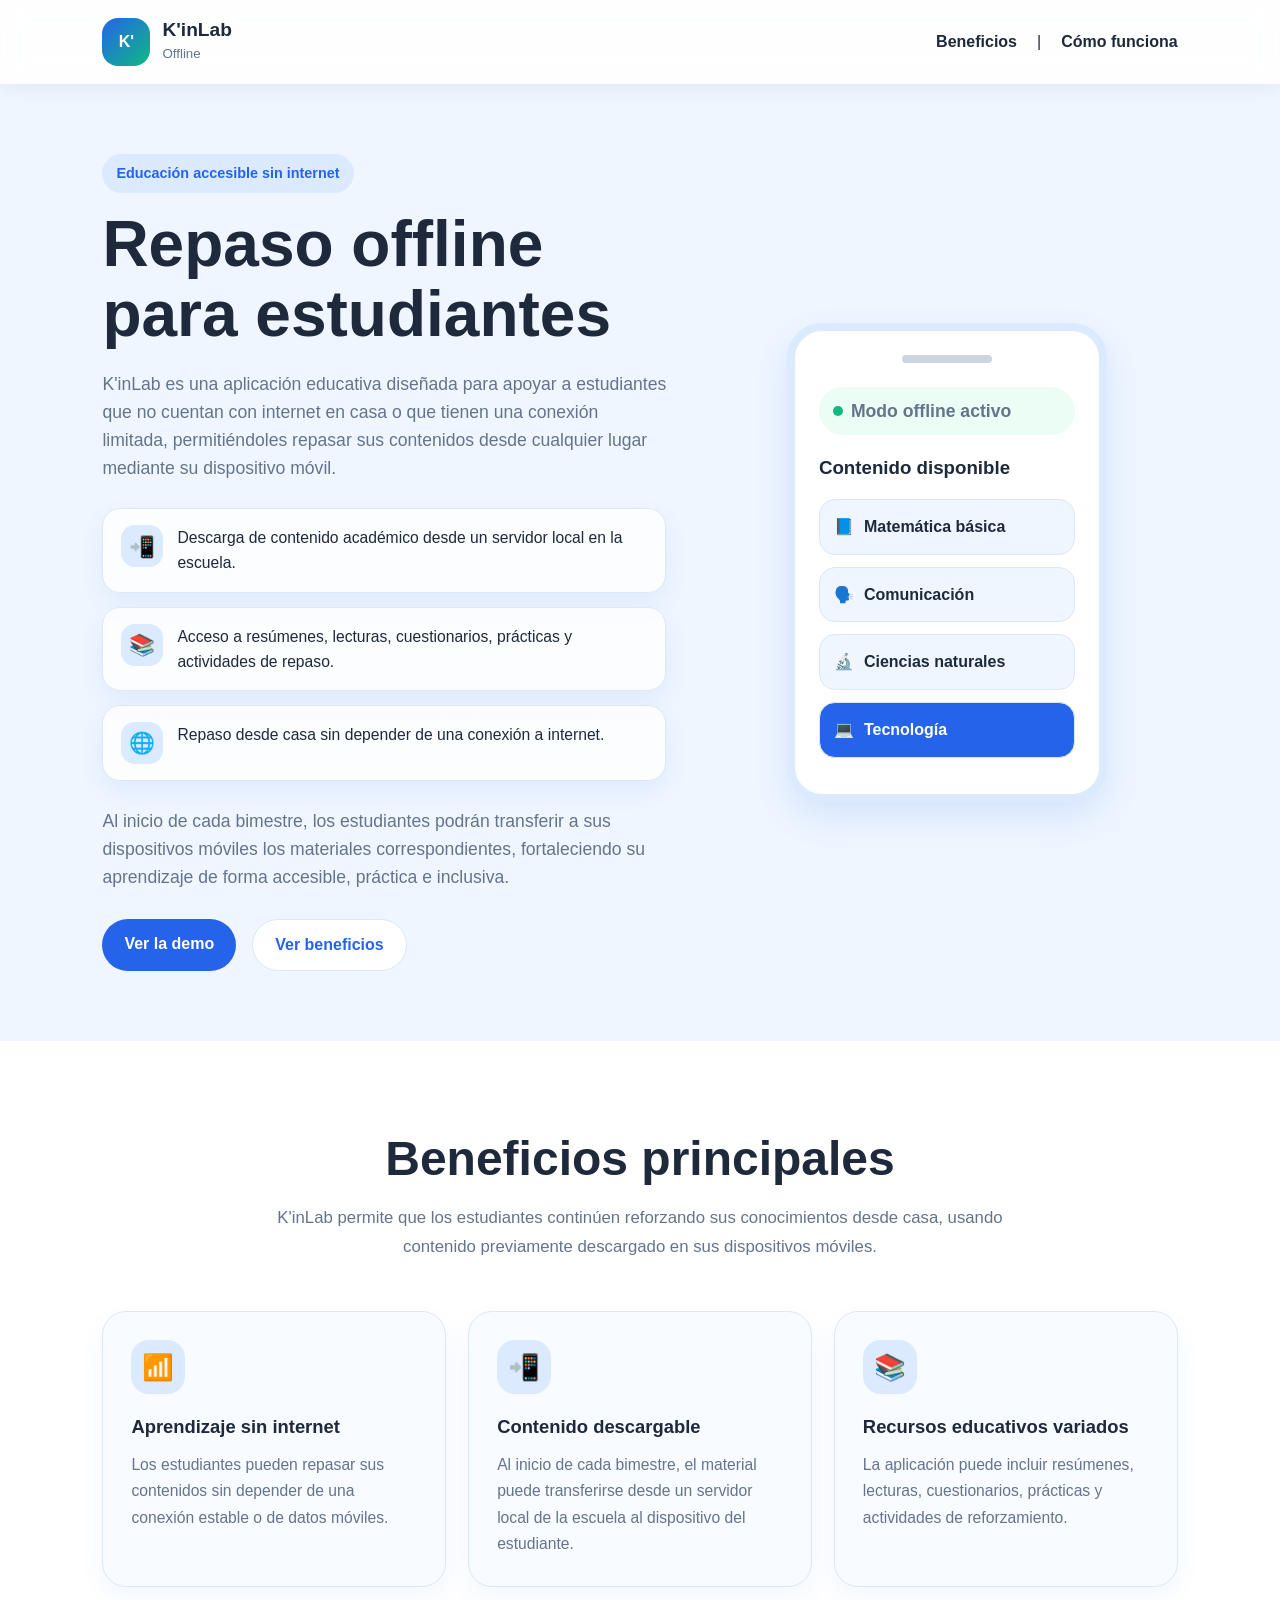
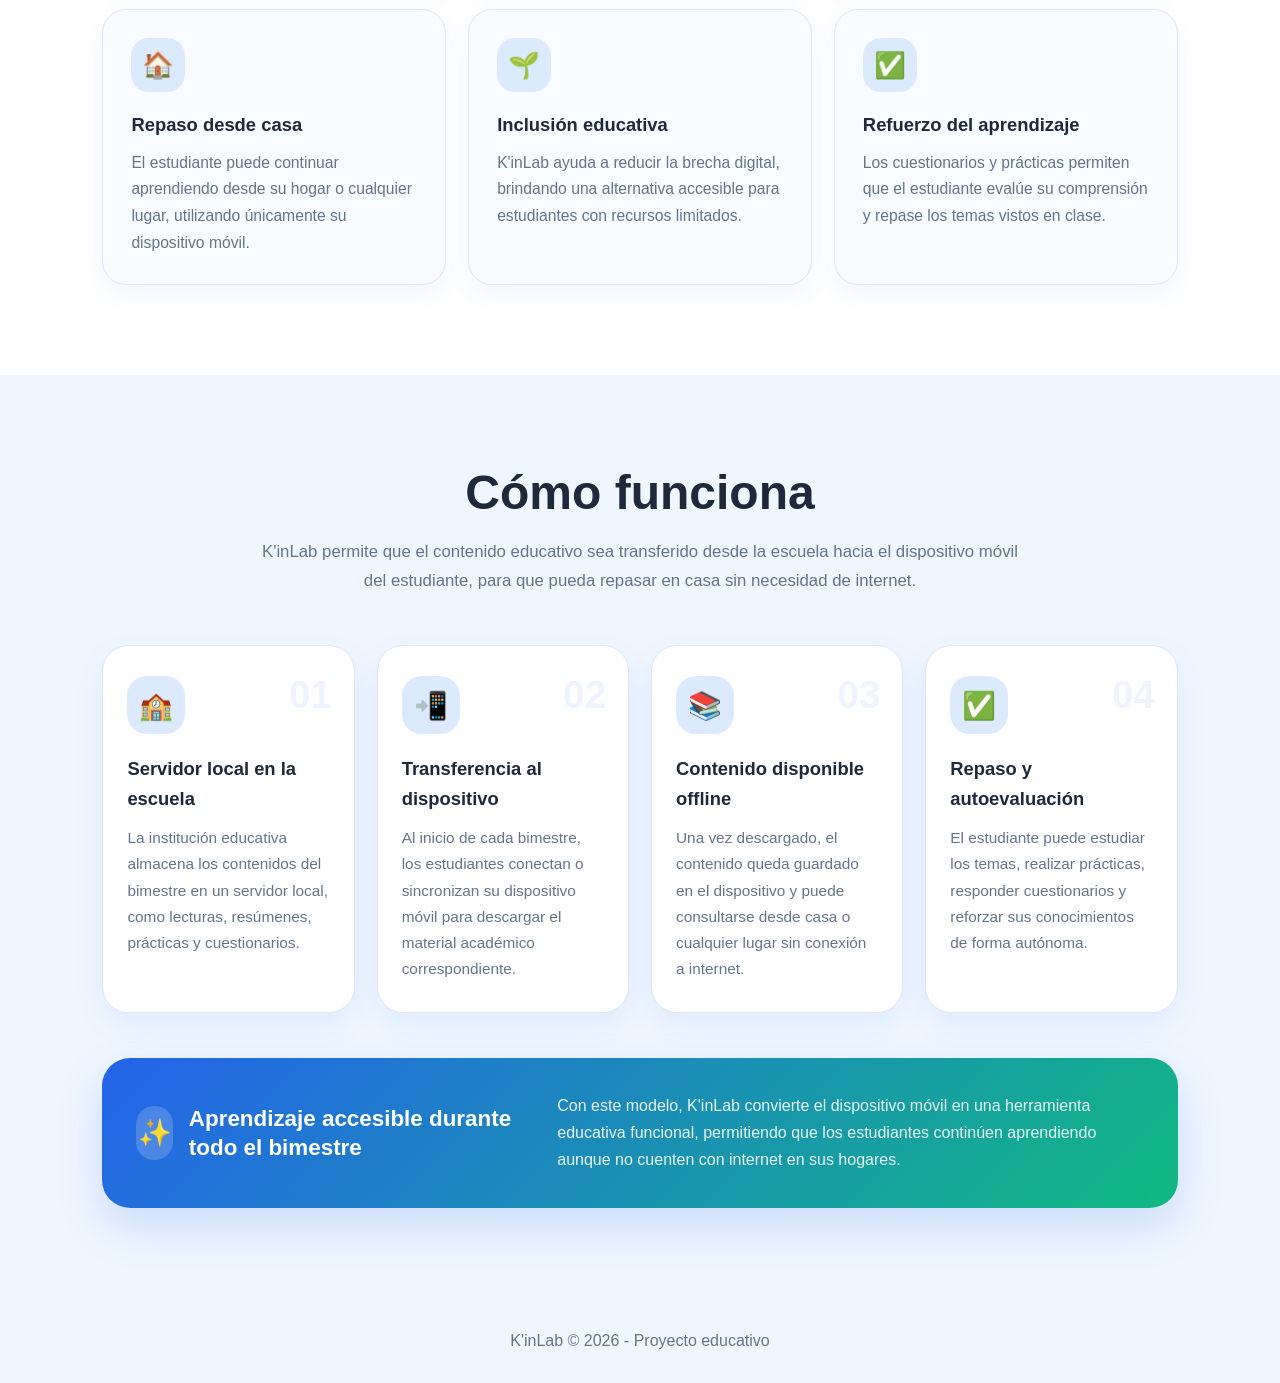
<file: edu-repaso-offline/index.html>
<!DOCTYPE html>
<html lang="es">
<head>
  <meta charset="UTF-8" />
  <meta name="viewport" content="width=device-width, initial-scale=1.0" />
  <title>K'inLab</title>
  <link rel="stylesheet" href="styles.css" />
</head>
<body>

  <header class="navbar">
    <div class="logo">
      <div class="logo-icon">
        <span>K'</span>
      </div>
      <div>
        <h1>K'inLab</h1>
        <small>Offline</small>
      </div>
    </div>

    <nav>
      <a href="#beneficios">Beneficios</a>
      <span>|</span>
      <a href="#como-funciona">Cómo funciona</a>
    </nav>
  </header>

  <main>
    <section class="hero">
      <div class="hero-text">
        <span class="tag">Educación accesible sin internet</span>

        <h2>Repaso offline para estudiantes</h2>

        <p class="hero-description">
          K'inLab es una aplicación educativa diseñada para apoyar a estudiantes que no cuentan
          con internet en casa o que tienen una conexión limitada, permitiéndoles repasar sus
          contenidos desde cualquier lugar mediante su dispositivo móvil.
        </p>

        <div class="hero-features">
          <div class="hero-feature">
            <span>📲</span>
            <p>
              Descarga de contenido académico desde un servidor local en la escuela.
            </p>
          </div>

          <div class="hero-feature">
            <span>📚</span>
            <p>
              Acceso a resúmenes, lecturas, cuestionarios, prácticas y actividades de repaso.
            </p>
          </div>

          <div class="hero-feature">
            <span>🌐</span>
            <p>
              Repaso desde casa sin depender de una conexión a internet.
            </p>
          </div>
        </div>

        <p class="hero-extra">
          Al inicio de cada bimestre, los estudiantes podrán transferir a sus dispositivos móviles
          los materiales correspondientes, fortaleciendo su aprendizaje de forma accesible,
          práctica e inclusiva.
        </p>

        <div class="hero-buttons">
          <a href="app.html" class="btn-primary">Ver la demo</a>
          <a href="#beneficios" class="btn-secondary">Ver beneficios</a>
        </div>
      </div>

      <div class="hero-card">
        <div class="phone-preview">
          <div class="phone-header"></div>

          <div class="app-status">
            <span class="status-dot"></span>
            <p>Modo offline activo</p>
          </div>

          <h3>Contenido disponible</h3>

          <div class="mini-card">
            <span>📘</span>
            Matemática básica
          </div>

          <div class="mini-card">
            <span>🗣️</span>
            Comunicación
          </div>

          <div class="mini-card">
            <span>🔬</span>
            Ciencias naturales
          </div>

          <div class="mini-card active">
            <span>💻</span>
            Tecnología
          </div>
        </div>
      </div>
    </section>

    <section id="beneficios" class="benefits-section">
      <div class="section-header">
        <h2>Beneficios principales</h2>
        <p>
          K'inLab permite que los estudiantes continúen reforzando sus conocimientos desde casa,
          usando contenido previamente descargado en sus dispositivos móviles.
        </p>
      </div>

      <div class="benefits-grid">
        <article class="benefit-card">
          <div class="benefit-icon">📶</div>
          <h3>Aprendizaje sin internet</h3>
          <p>
            Los estudiantes pueden repasar sus contenidos sin depender de una conexión estable
            o de datos móviles.
          </p>
        </article>

        <article class="benefit-card">
          <div class="benefit-icon">📲</div>
          <h3>Contenido descargable</h3>
          <p>
            Al inicio de cada bimestre, el material puede transferirse desde un servidor local
            de la escuela al dispositivo del estudiante.
          </p>
        </article>

        <article class="benefit-card">
          <div class="benefit-icon">📚</div>
          <h3>Recursos educativos variados</h3>
          <p>
            La aplicación puede incluir resúmenes, lecturas, cuestionarios, prácticas y
            actividades de reforzamiento.
          </p>
        </article>

        <article class="benefit-card">
          <div class="benefit-icon">🏠</div>
          <h3>Repaso desde casa</h3>
          <p>
            El estudiante puede continuar aprendiendo desde su hogar o cualquier lugar,
            utilizando únicamente su dispositivo móvil.
          </p>
        </article>

        <article class="benefit-card">
          <div class="benefit-icon">🌱</div>
          <h3>Inclusión educativa</h3>
          <p>
            K'inLab ayuda a reducir la brecha digital, brindando una alternativa accesible
            para estudiantes con recursos limitados.
          </p>
        </article>

        <article class="benefit-card">
          <div class="benefit-icon">✅</div>
          <h3>Refuerzo del aprendizaje</h3>
          <p>
            Los cuestionarios y prácticas permiten que el estudiante evalúe su comprensión
            y repase los temas vistos en clase.
          </p>
        </article>
      </div>
    </section>

    <section id="como-funciona" class="how-section">
      <div class="section-header">
        <h2>Cómo funciona</h2>
        <p>
          K'inLab permite que el contenido educativo sea transferido desde la escuela
          hacia el dispositivo móvil del estudiante, para que pueda repasar en casa
          sin necesidad de internet.
        </p>
      </div>

      <div class="how-container">
        <article class="how-step">
          <div class="step-number">01</div>
          <div class="step-icon">🏫</div>
          <h3>Servidor local en la escuela</h3>
          <p>
            La institución educativa almacena los contenidos del bimestre en un servidor
            local, como lecturas, resúmenes, prácticas y cuestionarios.
          </p>
        </article>

        <article class="how-step">
          <div class="step-number">02</div>
          <div class="step-icon">📲</div>
          <h3>Transferencia al dispositivo</h3>
          <p>
            Al inicio de cada bimestre, los estudiantes conectan o sincronizan su dispositivo
            móvil para descargar el material académico correspondiente.
          </p>
        </article>

        <article class="how-step">
          <div class="step-number">03</div>
          <div class="step-icon">📚</div>
          <h3>Contenido disponible offline</h3>
          <p>
            Una vez descargado, el contenido queda guardado en el dispositivo y puede
            consultarse desde casa o cualquier lugar sin conexión a internet.
          </p>
        </article>

        <article class="how-step">
          <div class="step-number">04</div>
          <div class="step-icon">✅</div>
          <h3>Repaso y autoevaluación</h3>
          <p>
            El estudiante puede estudiar los temas, realizar prácticas, responder cuestionarios
            y reforzar sus conocimientos de forma autónoma.
          </p>
        </article>
      </div>

      <div class="how-highlight">
        <div>
          <span>✨</span>
          <h3>Aprendizaje accesible durante todo el bimestre</h3>
        </div>
        <p>
          Con este modelo, K'inLab convierte el dispositivo móvil en una herramienta educativa
          funcional, permitiendo que los estudiantes continúen aprendiendo aunque no cuenten
          con internet en sus hogares.
        </p>
      </div>
    </section>
  </main>

  <footer class="footer">
    <p>K'inLab © 2026 - Proyecto educativo</p>
  </footer>

  <script>
    if ("serviceWorker" in navigator) {
      navigator.serviceWorker.register("sw.js");
    }
  </script>

</body>
</html>
</file>
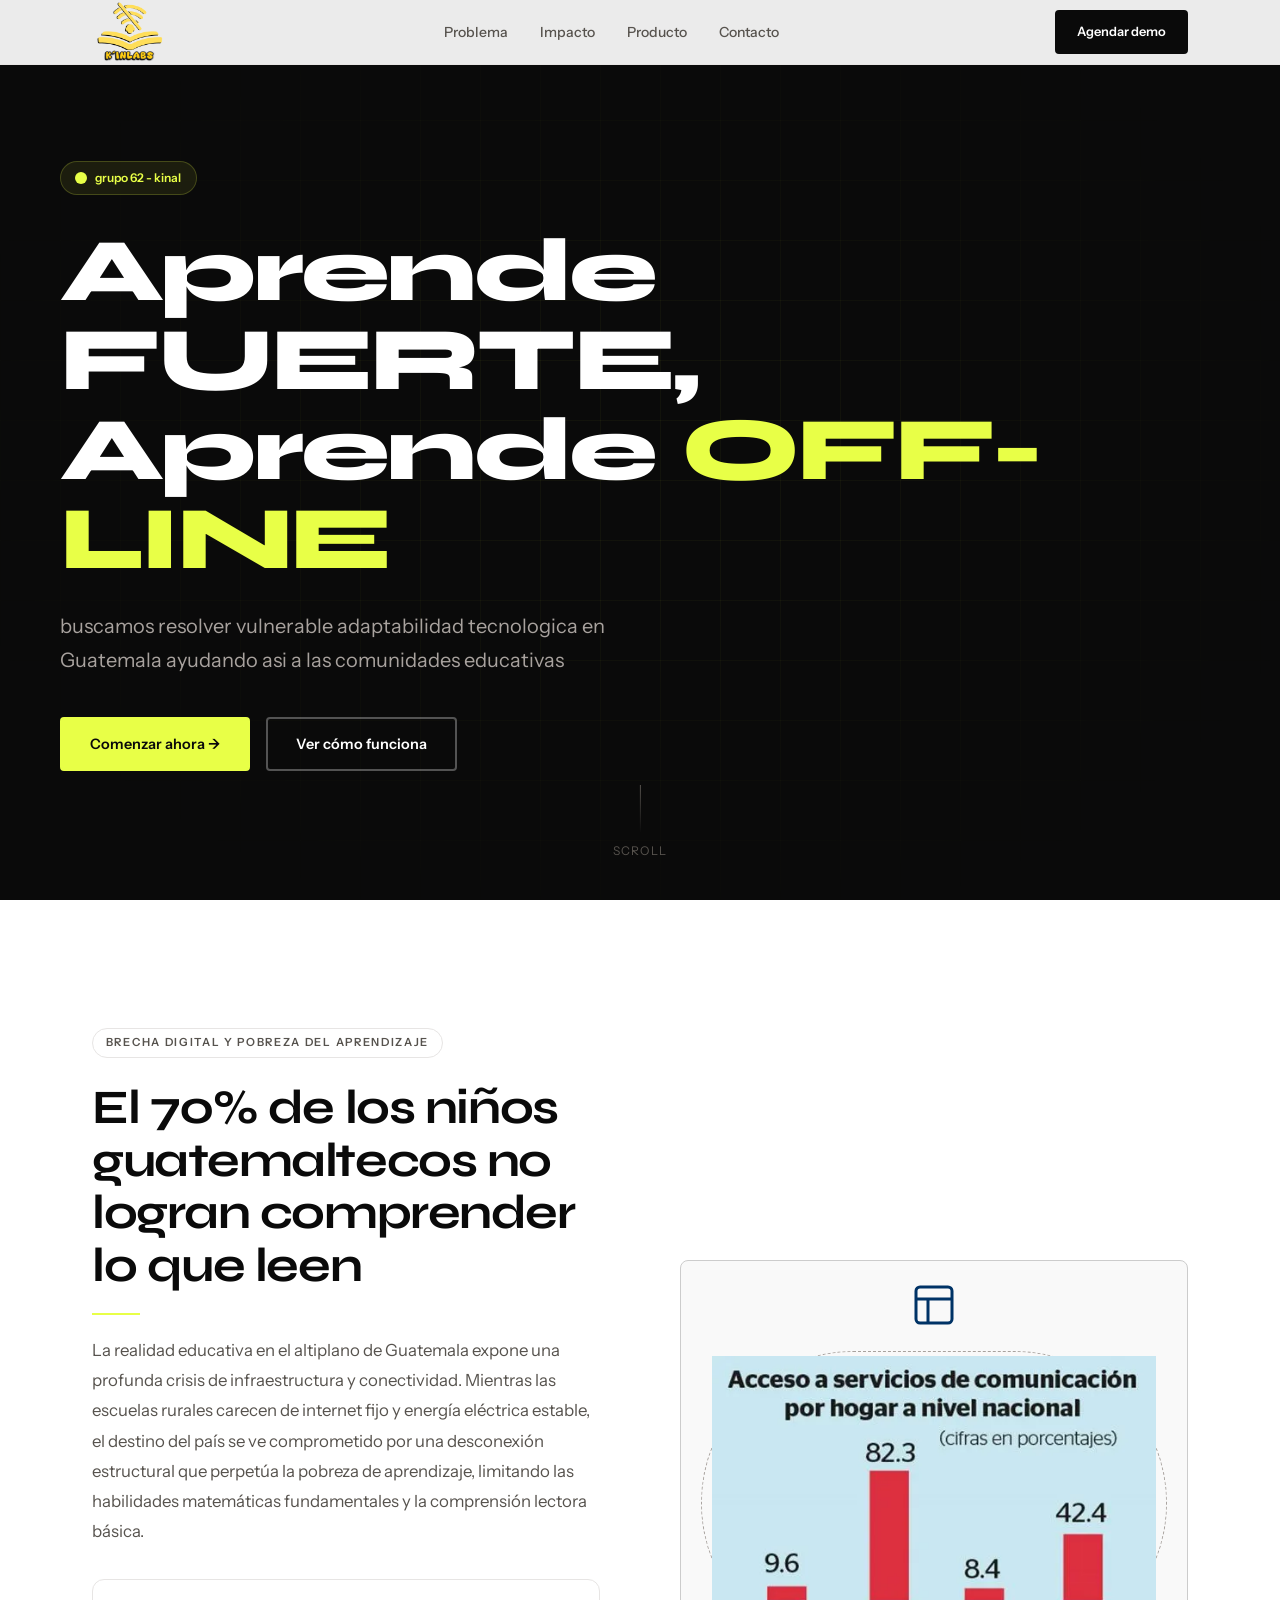
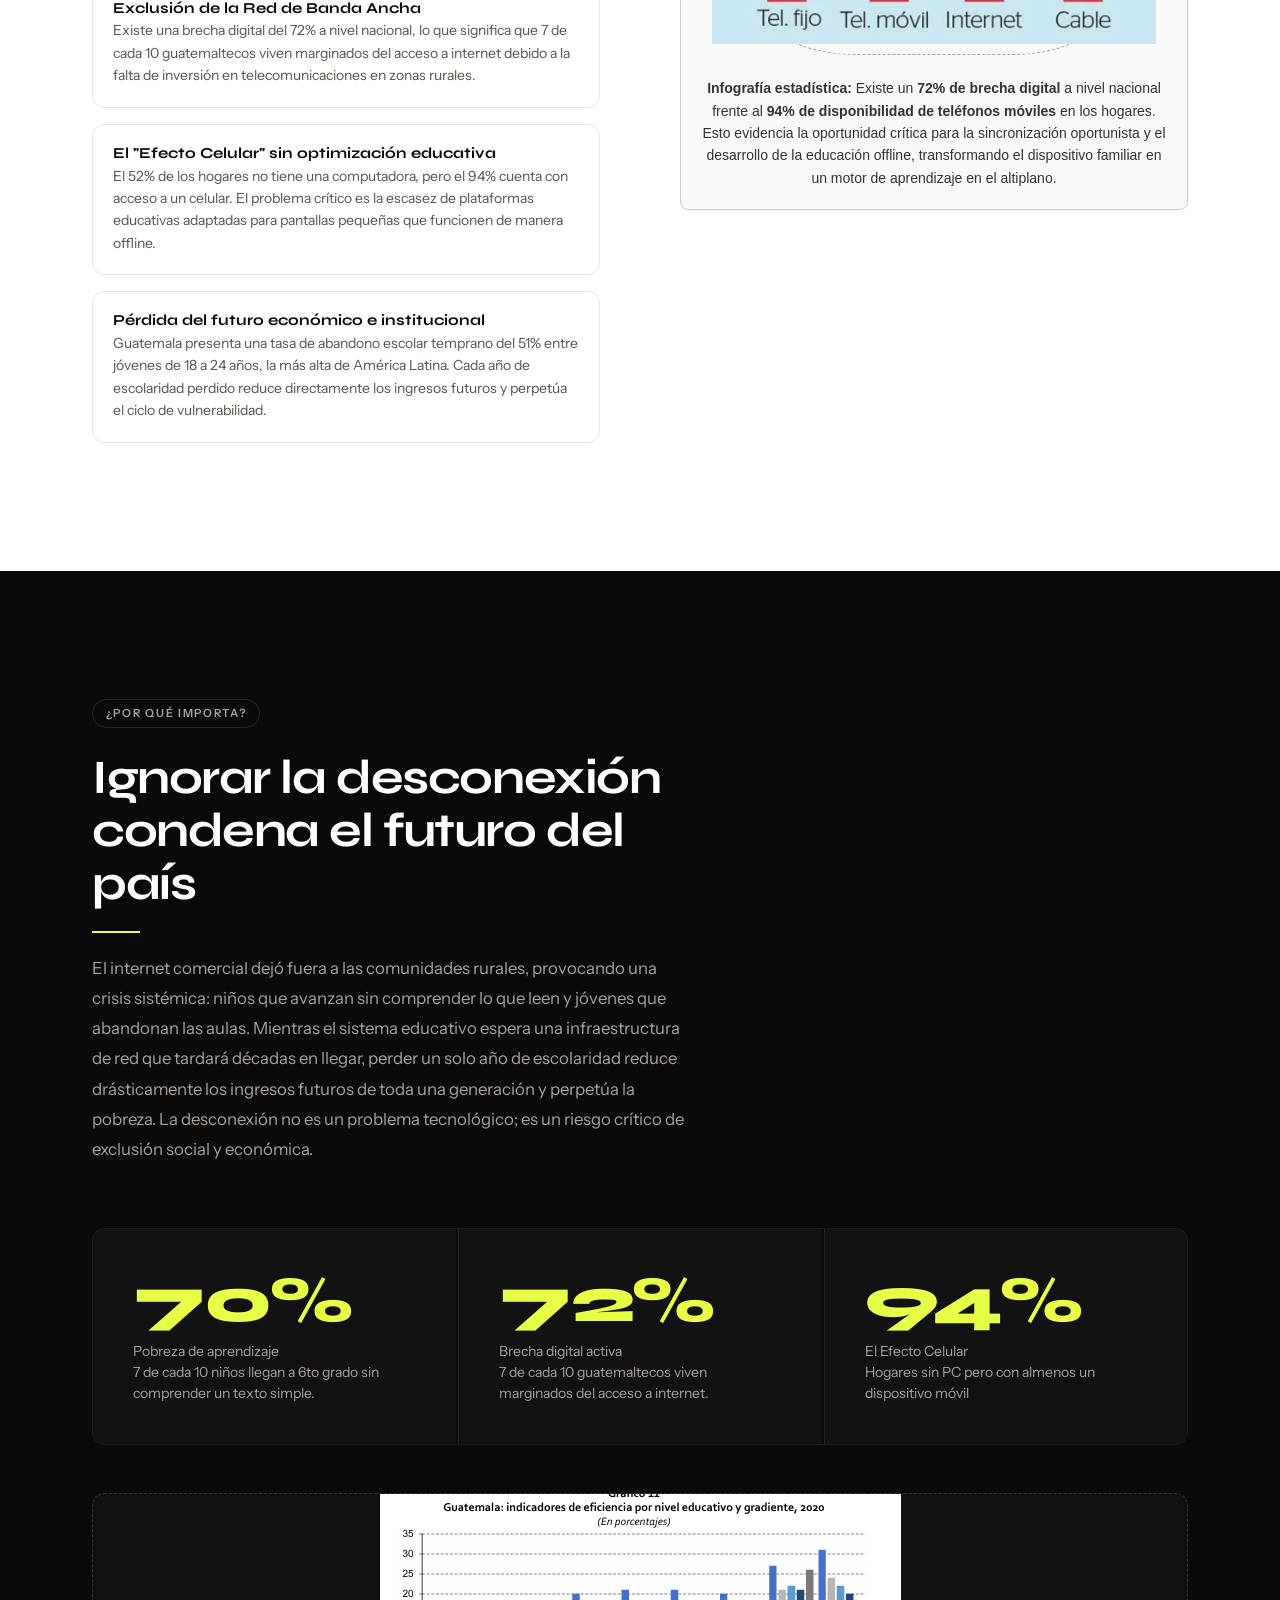
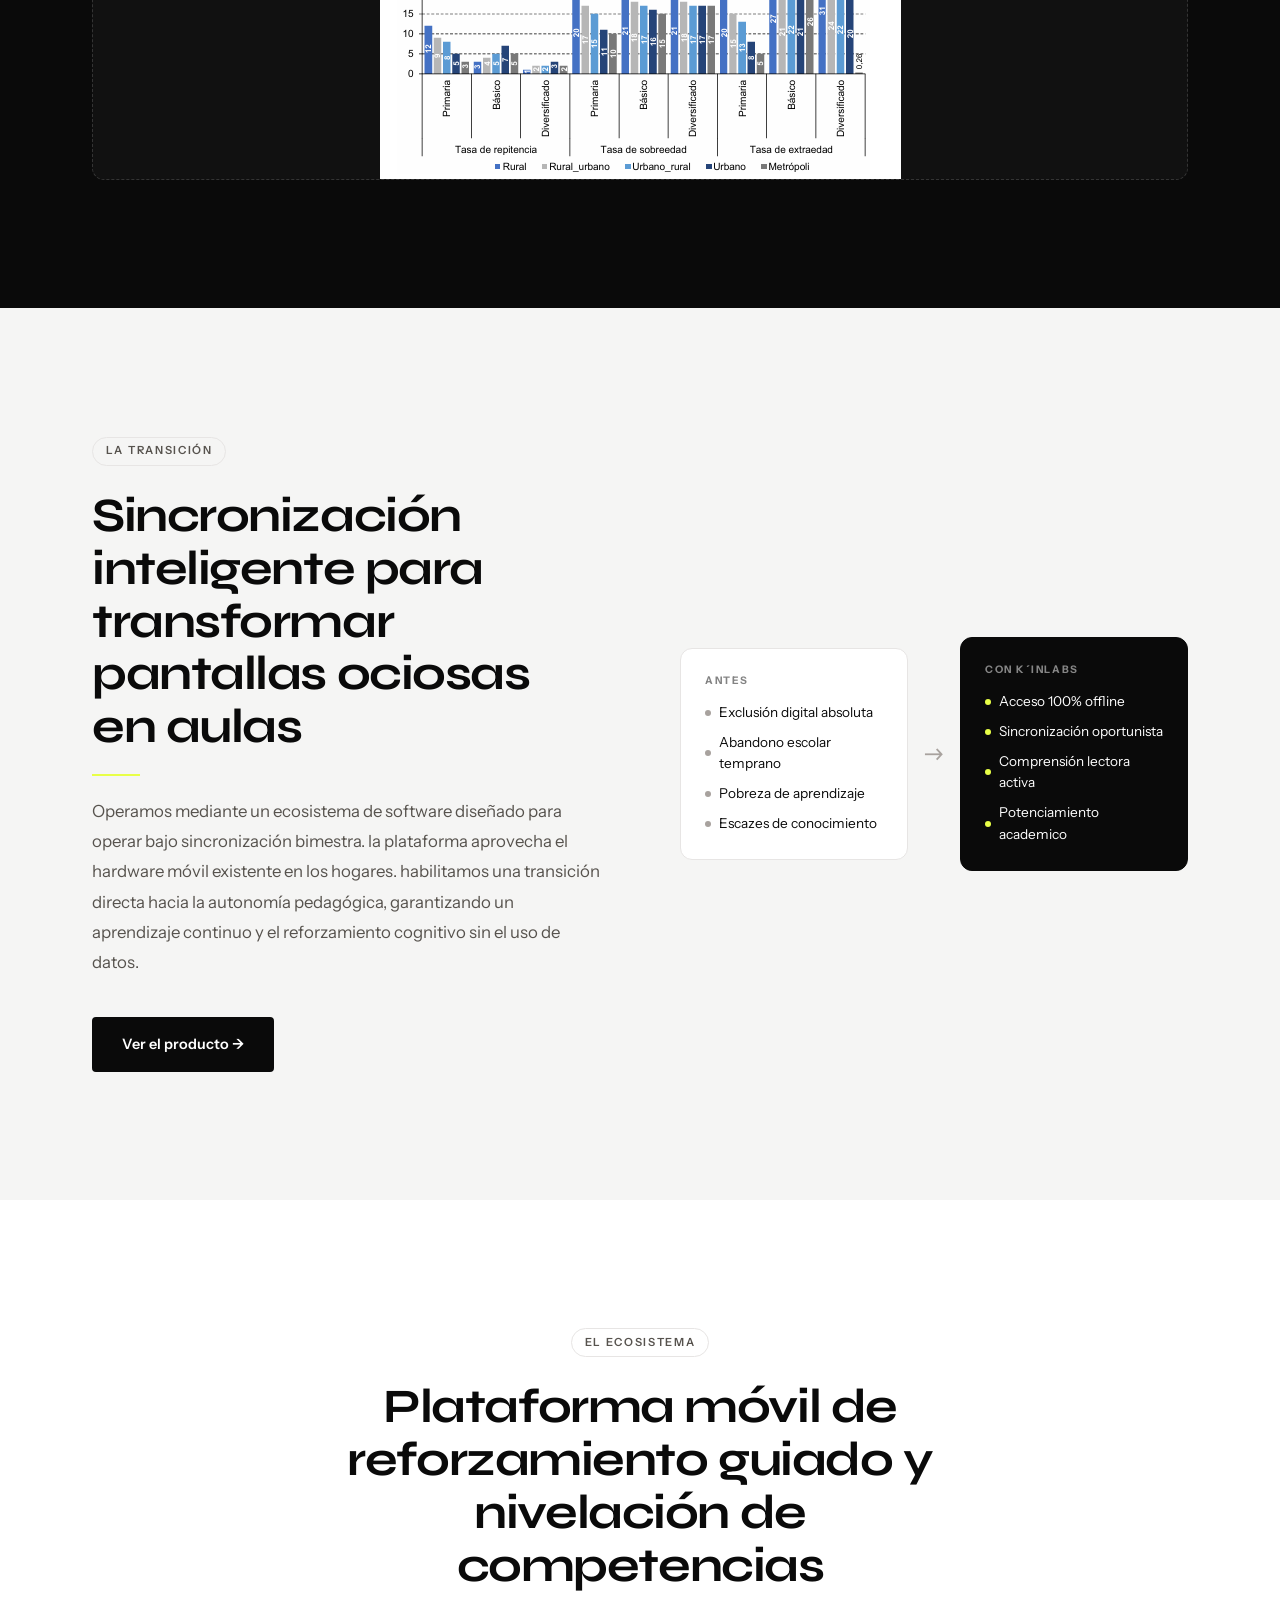
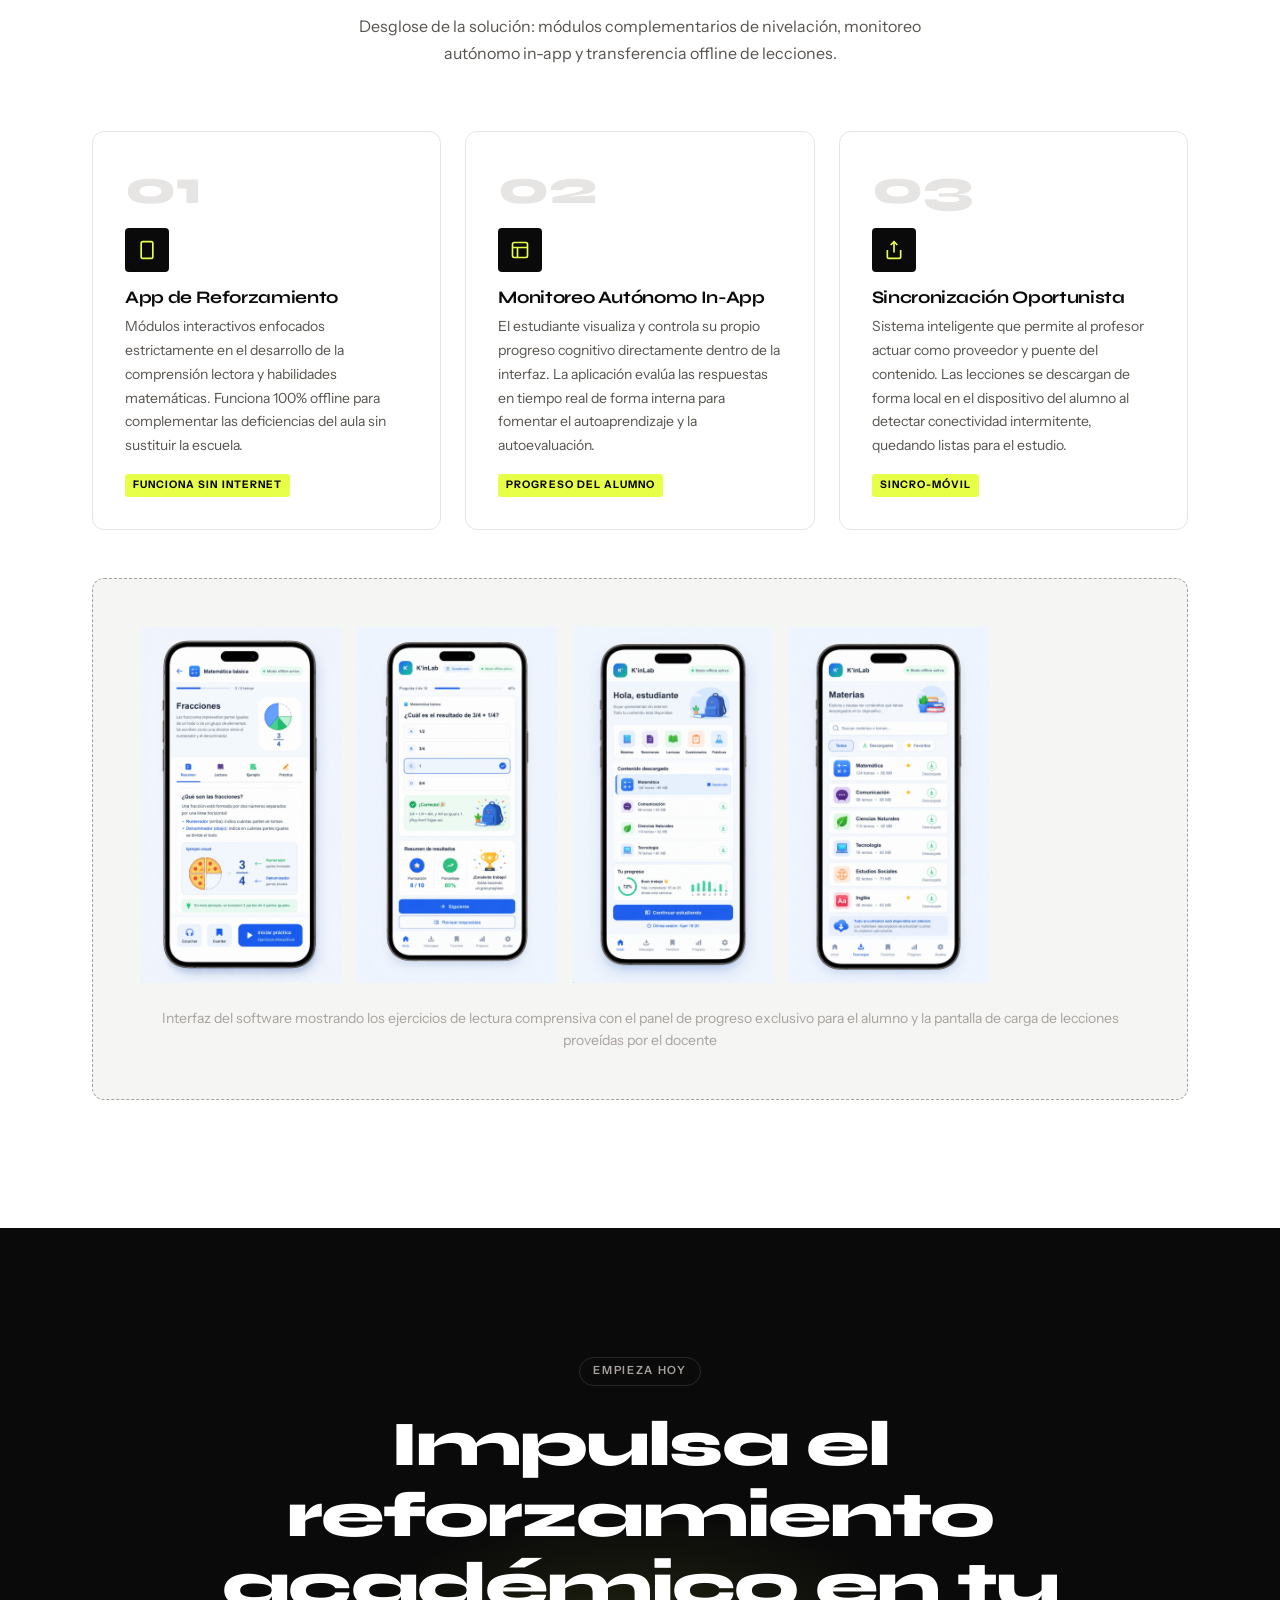
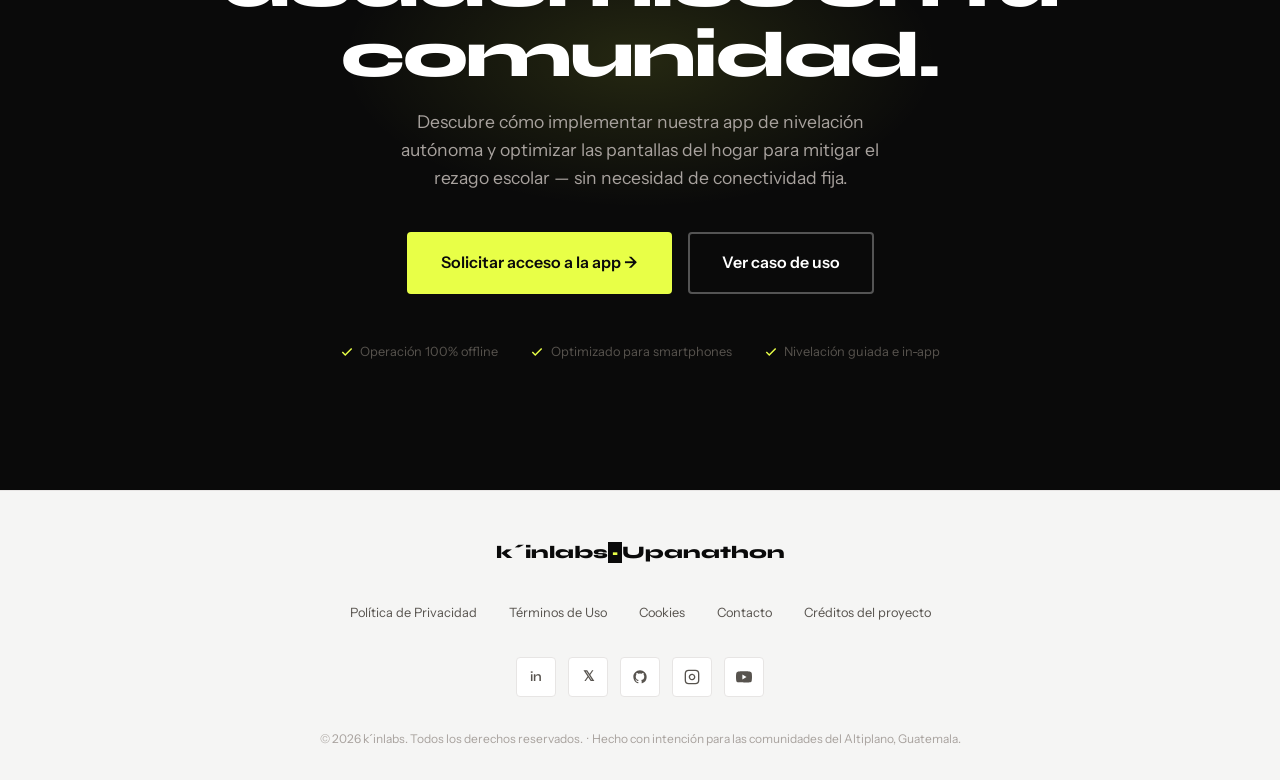
<file: Kinlab/index.html>
<!DOCTYPE html>
<html lang="es">
<head>
  <meta charset="UTF-8">
  <meta name="viewport" content="width=device-width, initial-scale=1.0">
  <title>K´INLABS - LANDIG PAGE</title>
  <link rel="preconnect" href="https://fonts.googleapis.com">
  <link href="https://fonts.googleapis.com/css2?family=Syne:wght@400;600;700;800&family=Instrument+Sans:wght@400;500;600&display=swap" rel="stylesheet">
  <link rel="stylesheet" href="css/root.css">
  <link rel="stylesheet" href="css/nav.css">
  <link rel="stylesheet" href="css/hero.css">
  <link rel="stylesheet" href="css/sections.css">
  <link rel="stylesheet" href="css/cta-footer.css">
  <link rel="stylesheet" href="css/animations.css">
</head>
<body>

<nav>
    <div class="container nav-inner">
        <a class="nav-logo">
            <img src="img/logo.png" alt="Logo" class="logo-img">
        </a>
        <ul class="nav-links">
            <li><a href="#problema">Problema</a></li>
            <li><a href="#impacto">Impacto</a></li>
            <li><a href="#ecosistema">Producto</a></li>
            <li><a href="pages/contact.html">Contacto</a></li>
        </ul>

        <div class="nav-actions">
            <a href="pages/contact.html" class="btn btn-primary" style="padding:0.6rem 1.25rem;font-size:0.8rem;">Agendar demo</a>
            <button class="nav-hamburger" aria-label="Menu">
                <span></span><span></span><span></span>
            </button>
        </div>
    </div>
</nav>


<!-- 1. HERO -->
<section id="hero">
  <div class="hero-grid"></div>
  <div class="container hero-content">
    <div class="hero-badge fade-up">
      <svg width="12" height="12" viewBox="0 0 12 12" fill="currentColor"><circle cx="6" cy="6" r="6"/></svg>
      grupo 62 - kinal
    </div>
    <h1 class="hero-title fade-up delay-1">
      Aprende <br>FUERTE,<br> Aprende <em>OFF-LINE</em><br>
    </h1>
    <p class="hero-subtitle fade-up delay-2">
        buscamos resolver vulnerable adaptabilidad tecnologica en Guatemala ayudando asi a las comunidades educativas
    </p>
    <div class="hero-cta fade-up delay-3">
      <a href="pages/contact.html" class="btn btn-secondary">Comenzar ahora &rarr;</a>
      <a href="#ecosistema" class="btn btn-outline">Ver cómo funciona</a>
    </div>
  </div>
  <div class="hero-scroll">
    <div class="scroll-line"></div>
    <span>Scroll</span>
  </div>
</section>


<!-- 2. PROBLEMA -->
<section id="problema">
    <div class="container">
        <div class="problema-layout">
            <div>
                <span class="section-tag">Brecha Digital Y Pobreza Del Aprendizaje</span>
                <h2 class="section-title reveal">
                    El 70% de los niños guatemaltecos no logran comprender lo que leen
                </h2>
                <div class="divider"></div>
                <p class="section-body">
                    La realidad educativa en el altiplano de Guatemala expone una profunda crisis de infraestructura y conectividad. Mientras las escuelas rurales carecen de internet fijo y energía eléctrica estable, el destino del país se ve comprometido por una desconexión estructural que perpetúa la pobreza de aprendizaje, limitando las habilidades matemáticas fundamentales y la comprensión lectora básica.
                </p>
                <div class="pain-points">
                    <div class="pain-item reveal">
                        <div class="pain-text">
                            <h4>Exclusión de la Red de Banda Ancha</h4>
                            <p>Existe una brecha digital del 72% a nivel nacional, lo que significa que 7 de cada 10 guatemaltecos viven marginados del acceso a internet debido a la falta de inversión en telecomunicaciones en zonas rurales.</p>
                        </div>
                    </div>
                    <div class="pain-item reveal">
                        <div class="pain-text">
                            <h4>El "Efecto Celular" sin optimización educativa</h4>
                            <p>El 52% de los hogares no tiene una computadora, pero el 94% cuenta con acceso a un celular. El problema crítico es la escasez de plataformas educativas adaptadas para pantallas pequeñas que funcionen de manera offline.</p>
                        </div>
                    </div>
                    <div class="pain-item reveal">
                        <div class="pain-text">
                            <h4>Pérdida del futuro económico e institucional</h4>
                            <p>Guatemala presenta una tasa de abandono escolar temprano del 51% entre jóvenes de 18 a 24 años, la más alta de América Latina. Cada año de escolaridad perdido reduce directamente los ingresos futuros y perpetúa el ciclo de vulnerabilidad.</p>
                        </div>
                    </div>
                </div>
            </div>

            <div class="placeholder-visual" style="border: 1px solid #ccc; padding: 20px; border-radius: 8px; margin: 20px 0; background-color: #f9f9f9;">
                <svg width="48" height="48" viewBox="0 0 24 24" fill="none" stroke="currentColor" stroke-width="1.5" style="display: block; margin-bottom: 10px; color: #003366;">
                    <rect x="3" y="3" width="18" height="18" rx="2"/>
                    <path d="M3 9h18M9 21V9"/>
                </svg>
                <span class="placeholder-label" style="display: block; margin-bottom: 10px;">
        <img class="grafica" src="img/grafica-1.png" alt="Gráfica de Brecha Digital vs Disponibilidad Móvil" style="max-width: 100%; height: auto;">
    </span>
                <p style="font-family: Arial, sans-serif; font-size: 14px; line-height: 1.6; color: #333; margin: 0;">
                    <strong>Infografía estadística:</strong> Existe un <strong>72% de brecha digital</strong> a nivel nacional frente al <strong>94% de disponibilidad de teléfonos móviles</strong> en los hogares. Esto evidencia la oportunidad crítica para la sincronización oportunista y el desarrollo de la educación offline, transformando el dispositivo familiar en un motor de aprendizaje en el altiplano.
                </p>
            </div>
        </div>
    </div>
</section>


<!-- 3. IMPACTO -->
<section id="impacto">
    <div class="container">
        <div class="impact-text reveal">
            <span class="section-tag" style="color:var(--gray-400);border-color:rgba(255,255,255,0.12);">¿Por qué importa?</span>
            <h2 class="section-title" style="color:var(--white);">
                Ignorar la desconexión condena el futuro del país
            </h2>
            <div class="divider"></div>
            <p class="impact-body">
                El internet comercial dejó fuera a las comunidades rurales, provocando una crisis sistémica: niños que avanzan sin comprender lo que leen y jóvenes que abandonan las aulas. Mientras el sistema educativo espera una infraestructura de red que tardará décadas en llegar, perder un solo año de escolaridad reduce drásticamente los ingresos futuros de toda una generación y perpetúa la pobreza. La desconexión no es un problema tecnológico; es un riesgo crítico de exclusión social y económica.
            </p>
        </div>
        <div class="stats-grid">
            <div class="stat-block reveal">
                <div class="stat-number">70%</div>
                <div class="stat-label">Pobreza de aprendizaje<br>7 de cada 10 niños llegan a 6to grado sin comprender un texto simple.</div>
            </div>
            <div class="stat-block reveal">
                <div class="stat-number">72%</div>
                <div class="stat-label">Brecha digital activa<br>7 de cada 10 guatemaltecos viven marginados del acceso a internet.</div>
            </div>
            <div class="stat-block reveal">
                <div class="stat-number">94%</div>
                <div class="stat-label">El Efecto Celular<br>Hogares sin PC pero con almenos un dispositivo móvil</div>
            </div>
        </div>
        <div class="placeholder-visual-dark">
            <img src="img/grafica-2.png" alt="grafica 2">
        </div>
    </div>
</section>


<!-- 4. TRANSICION -->
<section id="transicion">
    <div class="container">
        <div class="transicion-layout">
            <div>
                <span class="section-tag">La Transición</span>
                <h2 class="section-title reveal">
                    Sincronización inteligente para transformar pantallas ociosas en aulas
                </h2>
                <div class="divider"></div>
                <p class="section-body">
                    Operamos mediante un ecosistema de software diseñado para operar bajo sincronización bimestra. la plataforma aprovecha el hardware móvil existente en los hogares. habilitamos una transición directa hacia la autonomía pedagógica, garantizando un aprendizaje continuo y el reforzamiento cognitivo sin el uso de datos.
                </p>
                <a href="#ecosistema" class="btn btn-primary" style="margin-top:1rem;">
                    Ver el producto &rarr;
                </a>
            </div>
            <div class="before-after">
                <div class="state-card before">
                    <p class="state-label">Antes</p>
                    <ul class="state-items">
                        <li>Exclusión digital absoluta</li>
                        <li>Abandono escolar temprano</li>
                        <li>Pobreza de aprendizaje</li>
                        <li>Escazes de conocimiento</li>
                    </ul>
                </div>
                <div class="arrow-center">→</div>
                <div class="state-card after">
                    <p class="state-label">Con k´inlabs</p>
                    <ul class="state-items">
                        <li>Acceso 100% offline</li>
                        <li>Sincronización oportunista</li>
                        <li>Comprensión lectora activa</li>
                        <li>Potenciamiento academico</li>
                    </ul>
                </div>
            </div>
        </div>
    </div>
</section>


<!-- 5. ECOSISTEMA -->
<section id="ecosistema">
    <div class="container">
        <div class="eco-header">
            <span class="section-tag">El Ecosistema</span>
            <h2 class="section-title reveal">
                Plataforma móvil de reforzamiento guiado y nivelación de competencias
            </h2>
            <p style="color:var(--gray-600);font-size:1rem;line-height:1.7;margin-top:0.75rem;">
                Desglose de la solución: módulos complementarios de nivelación, monitoreo autónomo in-app y transferencia offline de lecciones.
            </p>
        </div>
        <div class="features-grid">
            <div class="feature-card reveal">
                <div class="feature-num">01</div>
                <div class="feature-icon">
                    <svg width="20" height="20" viewBox="0 0 24 24" fill="none" stroke="#E8FF47" stroke-width="2">
                        <rect x="5" y="2" width="14" height="20" rx="2"/><path d="M12 18h.01"/>
                    </svg>
                </div>
                <h3>App de Reforzamiento</h3>
                <p>Módulos interactivos enfocados estrictamente en el desarrollo de la comprensión lectora y habilidades matemáticas. Funciona 100% offline para complementar las deficiencias del aula sin sustituir la escuela.</p>
                <span class="feature-badge">Funciona sin internet</span>
            </div>
            <div class="feature-card reveal">
                <div class="feature-num">02</div>
                <div class="feature-icon">
                    <svg width="20" height="20" viewBox="0 0 24 24" fill="none" stroke="#E8FF47" stroke-width="2">
                        <rect x="3" y="3" width="18" height="18" rx="2"/><path d="M3 9h18M9 21V9"/>
                    </svg>
                </div>
                <h3>Monitoreo Autónomo In-App</h3>
                <p>El estudiante visualiza y controla su propio progreso cognitivo directamente dentro de la interfaz. La aplicación evalúa las respuestas en tiempo real de forma interna para fomentar el autoaprendizaje y la autoevaluación.</p>
                <span class="feature-badge">Progreso del alumno</span>
            </div>
            <div class="feature-card reveal">
                <div class="feature-num">03</div>
                <div class="feature-icon">
                    <svg width="20" height="20" viewBox="0 0 24 24" fill="none" stroke="#E8FF47" stroke-width="2">
                        <path d="M4 12v8a2 2 0 0 0 2 2h12a2 2 0 0 0 2-2v-8"/><polyline points="16 6 12 2 8 6"/><line x1="12" y1="2" x2="12" y2="15"/>
                    </svg>
                </div>
                <h3>Sincronización Oportunista</h3>
                <p>Sistema inteligente que permite al profesor actuar como proveedor y puente del contenido. Las lecciones se descargan de forma local en el dispositivo del alumno al detectar conectividad intermitente, quedando listas para el estudio.</p>
                <span class="feature-badge">Sincro-móvil</span>
            </div>
        </div>
        <div class="eco-placeholder" style="display: flex; flex-wrap: wrap; gap: 1rem; align-items: flex-start;">
            <img src="img/demo-1.jpeg" alt="demo-1" style="width: 200px; height: auto; display: block;">
            <img src="img/demo-2.jpeg" alt="demo-2" style="width: 200px; height: auto; display: block;">
            <img src="img/demo-3.jpeg" alt="demo-3" style="width: 200px; height: auto; display: block;">
            <img src="img/demo-4.jpeg" alt="demo-4" style="width: 200px; height: auto; display: block;">
            <div style="width: 100%; margin-top: 0.5rem;">
                <p style="font-size:0.875rem;">Interfaz del software mostrando los ejercicios de lectura comprensiva con el panel de progreso exclusivo para el alumno y la pantalla de carga de lecciones proveídas por el docente</p>
            </div>
        </div>
    </div>
</section>


<!-- 6. CTA -->
<section id="cta">
    <div class="cta-glow"></div>
    <div class="container cta-content">
        <span class="section-tag" style="color:var(--gray-400);border-color:rgba(255,255,255,0.12);">Empieza hoy</span>
        <h2 class="cta-title">
            Impulsa el reforzamiento académico en tu comunidad.
        </h2>
        <p class="cta-sub">
            Descubre cómo implementar nuestra app de nivelación autónoma y optimizar las pantallas del hogar para mitigar el rezago escolar — sin necesidad de conectividad fija.
        </p>
        <div class="cta-buttons">
            <a href="pages/contact.html" class="btn btn-secondary" style="font-size:1rem;padding:1rem 2rem;">
                Solicitar acceso a la app &rarr;
            </a>
            <a href="#ecosistema" class="btn btn-outline" style="font-size:1rem;padding:1rem 2rem;">
                Ver caso de uso
            </a>
        </div>
        <div class="trust-row">
            <div class="trust-item">
                <svg width="14" height="14" viewBox="0 0 24 24" fill="none" stroke="currentColor" stroke-width="2.5"><polyline points="20 6 9 17 4 12"/></svg>
                Operación 100% offline
            </div>
            <div class="trust-item">
                <svg width="14" height="14" viewBox="0 0 24 24" fill="none" stroke="currentColor" stroke-width="2.5"><polyline points="20 6 9 17 4 12"/></svg>
                Optimizado para smartphones
            </div>
            <div class="trust-item">
                <svg width="14" height="14" viewBox="0 0 24 24" fill="none" stroke="currentColor" stroke-width="2.5"><polyline points="20 6 9 17 4 12"/></svg>
                Nivelación guiada e in-app
            </div>
        </div>
    </div>
</section>


<!-- 7. FOOTER -->
<footer>
    <div class="container footer-inner">
        <a href="index.html" class="footer-logo">k´inlabs<span>·</span>Upanathon</a>
        <ul class="footer-links">
            <li><a href="pages/privacy.html">Política de Privacidad</a></li>
            <li><a href="pages/terms.html">Términos de Uso</a></li>
            <li><a href="#">Cookies</a></li>
            <li><a href="pages/contact.html">Contacto</a></li>
            <li><a href="#">Créditos del proyecto</a></li>
        </ul>

        <div class="social-row">
            <a href="#" class="social-icon" title="LinkedIn">in</a>
            <a href="#" class="social-icon" title="X / Twitter">𝕏</a>
            <a href="#" class="social-icon" title="GitHub">
                <svg width="16" height="16" viewBox="0 0 24 24" fill="currentColor">
                    <path d="M12 2C6.477 2 2 6.484 2 12.017c0 4.425 2.865 8.18 6.839 9.504.5.092.682-.217.682-.483 0-.237-.008-.868-.013-1.703-2.782.605-3.369-1.343-3.369-1.343-.454-1.158-1.11-1.466-1.11-1.466-.908-.62.069-.608.069-.608 1.003.07 1.531 1.032 1.531 1.032.892 1.53 2.341 1.088 2.91.832.092-.647.35-1.088.636-1.338-2.22-.253-4.555-1.113-4.555-4.951 0-1.093.39-1.988 1.029-2.688-.103-.253-.446-1.272.098-2.65 0 0 .84-.27 2.75 1.026A9.564 9.564 0 0 1 12 6.844a9.59 9.59 0 0 1 2.504.337c1.909-1.296 2.747-1.027 2.747-1.027.546 1.379.202 2.398.1 2.651.64.7 1.028 1.595 1.028 2.688 0 3.848-2.339 4.695-4.566 4.943.359.309.678.92.678 1.855 0 1.338-.012 2.419-.012 2.747 0 .268.18.58.688.482A10.02 10.02 0 0 0 22 12.017C22 6.484 17.522 2 12 2z"/>
                </svg>
            </a>
            <a href="#" class="social-icon" title="Instagram">
                <svg width="16" height="16" viewBox="0 0 24 24" fill="none" stroke="currentColor" stroke-width="2">
                    <rect x="2" y="2" width="20" height="20" rx="5" ry="5"/><path d="M16 11.37A4 4 0 1 1 12.63 8 4 4 0 0 1 16 11.37z"/><line x1="17.5" y1="6.5" x2="17.51" y2="6.5"/>
                </svg>
            </a>
            <a href="#" class="social-icon" title="YouTube">
                <svg width="16" height="16" viewBox="0 0 24 24" fill="currentColor">
                    <path d="M23.498 6.186a3.016 3.016 0 0 0-2.122-2.136C19.505 3.545 12 3.545 12 3.545s-7.505 0-9.377.505A3.017 3.017 0 0 0 .502 6.186C0 8.07 0 12 0 12s0 3.93.502 5.814a3.016 3.016 0 0 0 2.122 2.136c1.871.505 9.376.505 9.376.505s7.505 0 9.377-.505a3.015 3.015 0 0 0 2.122-2.136C24 15.93 24 12 24 12s0-3.93-.502-5.814zM9.545 15.568V8.432L15.818 12l-6.273 3.568z"/>
                </svg>
            </a>
        </div>
        <p class="footer-legal">
            &copy; 2026 k´inlabs. Todos los derechos reservados. &nbsp;·&nbsp; Hecho con intención para las comunidades del Altiplano, Guatemala.
        </p>
    </div>
</footer>

<script src="js/nav.js"></script>
<script src="js/animations.js"></script>
</body>
</html>
</file>
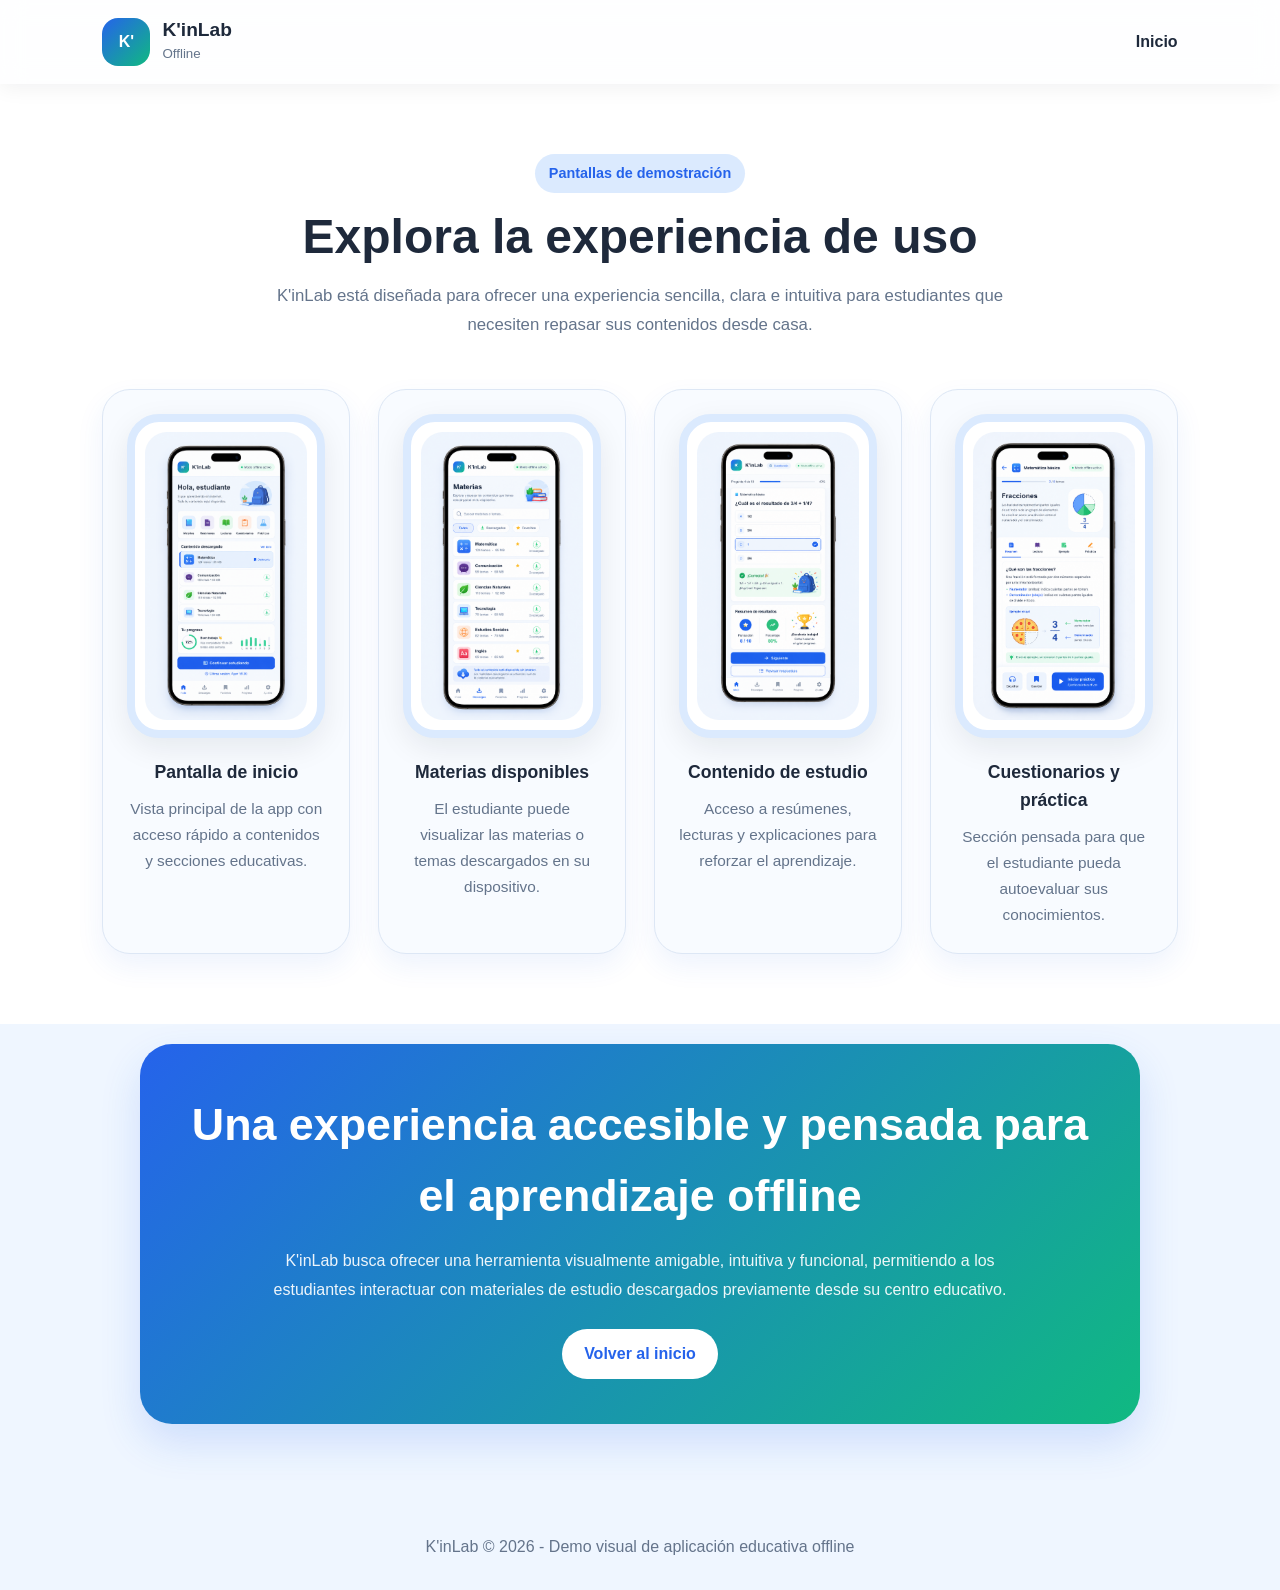
<file: edu-repaso-offline/app.html>
<!DOCTYPE html>
<html lang="es">
<head>
  <meta charset="UTF-8" />
  <meta name="viewport" content="width=device-width, initial-scale=1.0" />
  <title>Demo App - K'inLab</title>
  <link rel="stylesheet" href="styles.css" />
</head>
<body>

  <header class="navbar">
    <div class="logo">
      <div class="logo-icon">
        <span>K'</span>
      </div>
      <div>
        <h1>K'inLab</h1>
        <small>Offline</small>
      </div>
    </div>

    <nav>
      <a href="index.html">Inicio</a>
    </nav>
  </header>

  <main>
    <section id="demo" class="demo-gallery-section">
      <div class="section-header">
        <span class="tag">Pantallas de demostración</span>
        <h2>Explora la experiencia de uso</h2>
        <p>
          K'inLab está diseñada para ofrecer una experiencia sencilla, clara e intuitiva
          para estudiantes que necesiten repasar sus contenidos desde casa.
        </p>
      </div>

      <div class="demo-gallery">
        <article class="demo-card">
          <div class="phone-frame">
            <img src="img/Inicio.png" alt="Pantalla de inicio de K'inLab" />
          </div>
          <h3>Pantalla de inicio</h3>
          <p>
            Vista principal de la app con acceso rápido a contenidos y secciones educativas.
          </p>
        </article>

        <article class="demo-card">
          <div class="phone-frame">
            <img src="img/Materias.png" alt="Pantalla de materias de K'inLab" />
          </div>
          <h3>Materias disponibles</h3>
          <p>
            El estudiante puede visualizar las materias o temas descargados en su dispositivo.
          </p>
        </article>

        <article class="demo-card">
          <div class="phone-frame">
            <img src="img/Contenido.png" alt="Pantalla de contenido educativo de K'inLab" />
          </div>
          <h3>Contenido de estudio</h3>
          <p>
            Acceso a resúmenes, lecturas y explicaciones para reforzar el aprendizaje.
          </p>
        </article>

        <article class="demo-card">
          <div class="phone-frame">
            <img src="img/Cuestionario.png" alt="Pantalla de cuestionarios de K'inLab" />
          </div>
          <h3>Cuestionarios y práctica</h3>
          <p>
            Sección pensada para que el estudiante pueda autoevaluar sus conocimientos.
          </p>
        </article>
      </div>
    </section>

    <section class="demo-extra">
      <div class="demo-extra-box">
        <h2>Una experiencia accesible y pensada para el aprendizaje offline</h2>
        <p>
          K'inLab busca ofrecer una herramienta visualmente amigable, intuitiva y funcional,
          permitiendo a los estudiantes interactuar con materiales de estudio descargados
          previamente desde su centro educativo.
        </p>
        <a href="index.html" class="btn-primary">Volver al inicio</a>
      </div>
    </section>
  </main>

  <footer class="footer">
    <p>K'inLab © 2026 - Demo visual de aplicación educativa offline</p>
  </footer>

</body>
</html>
</file>
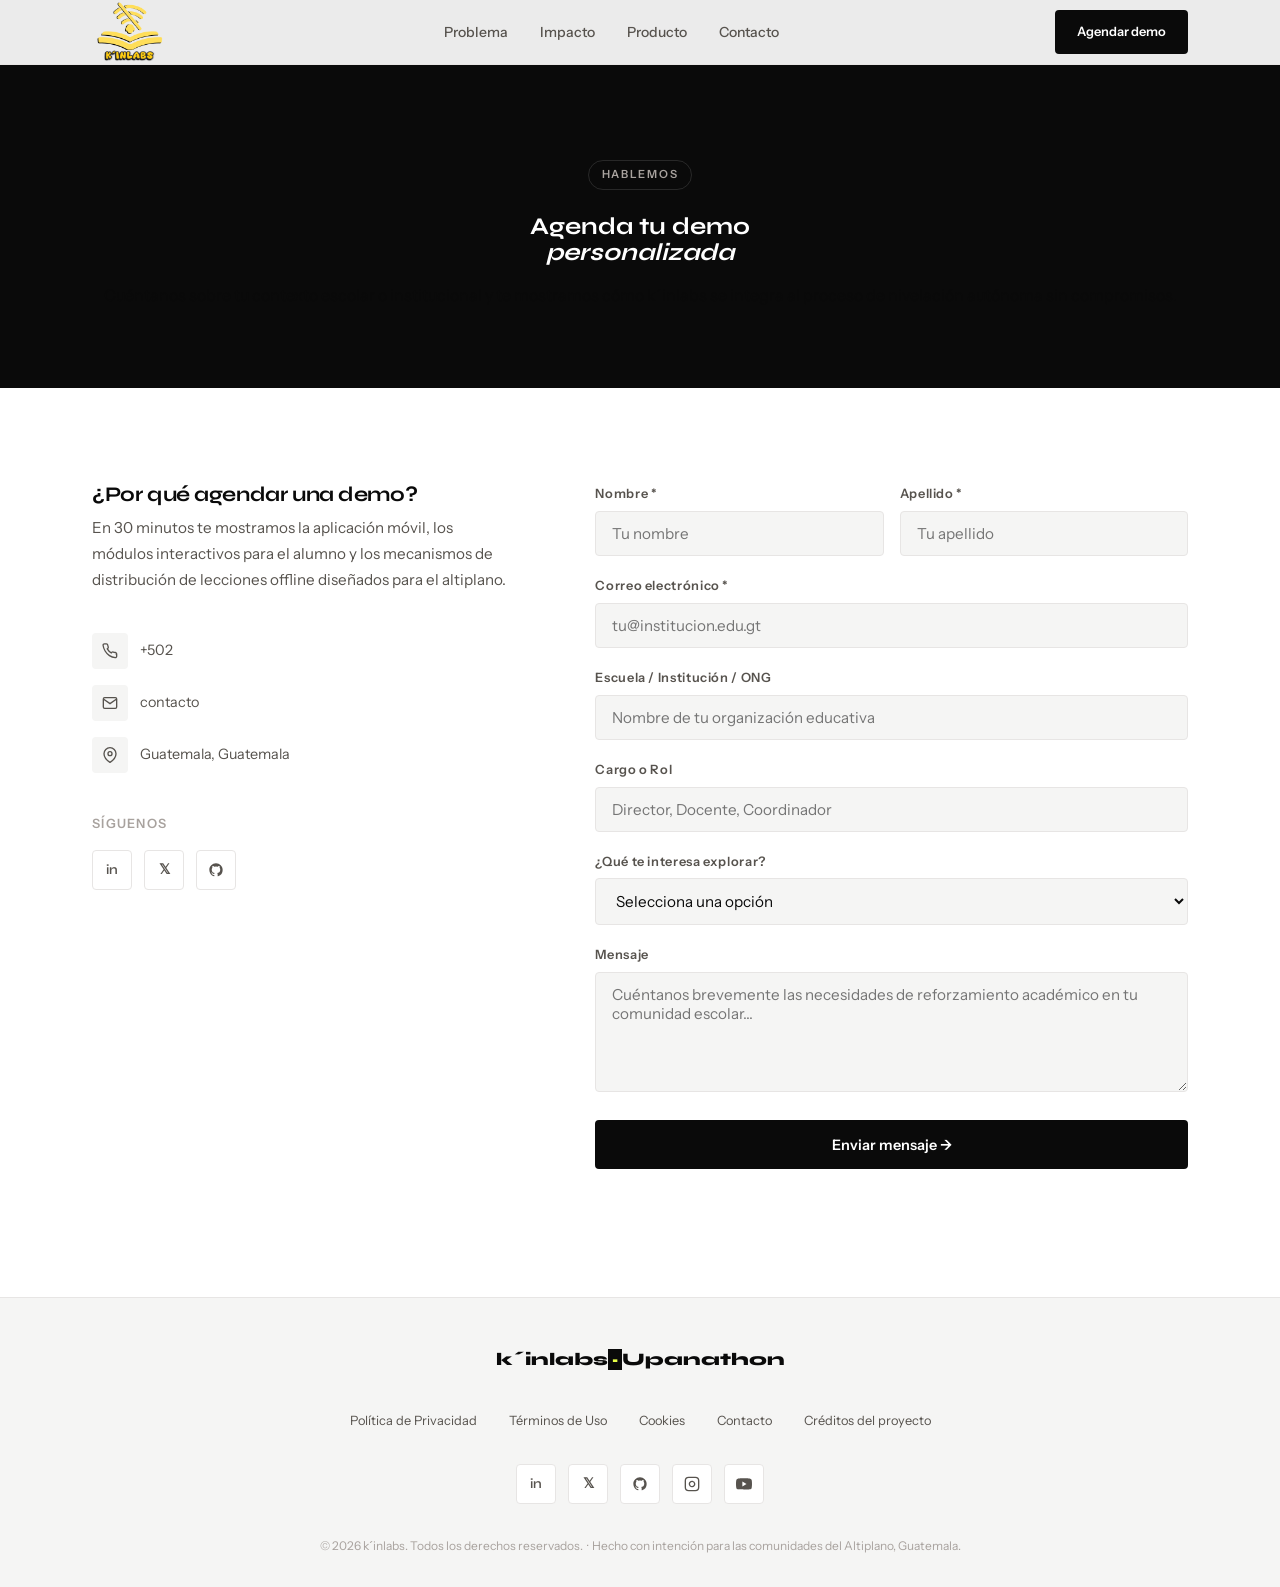
<file: Kinlab/pages/contact.html>
<!DOCTYPE html>
<html lang="es">
<head>
    <meta charset="UTF-8">
    <meta name="viewport" content="width=device-width, initial-scale=1.0">
    <title>k´inlabs — Contacto</title>
    <link rel="preconnect" href="https://fonts.googleapis.com">
    <link href="https://fonts.googleapis.com/css2?family=Syne:wght@400;600;700;800&family=Instrument+Sans:wght@400;500;600&display=swap" rel="stylesheet">
    <link rel="stylesheet" href="../css/root.css">
    <link rel="stylesheet" href="../css/nav.css">
    <link rel="stylesheet" href="../css/cta-footer.css">
    <link rel="stylesheet" href="../css/contact.css">
</head>
<body>

<nav>
    <div class="container nav-inner">
        <a class="nav-logo" href="../index.html">
            <img src="../img/logo.png" alt="Logo" class="logo-img">
        </a>
        <ul class="nav-links">
            <li><a href="../index.html#problema">Problema</a></li>
            <li><a href="../index.html#impacto">Impacto</a></li>
            <li><a href="../index.html#ecosistema">Producto</a></li>
            <li><a href="contact.html">Contacto</a></li>
        </ul>
        <div class="nav-actions">
            <a href="contact.html" class="btn btn-primary" style="padding:0.6rem 1.25rem;font-size:0.8rem;">Agendar demo</a>
            <button class="nav-hamburger" aria-label="Menu">
                <span></span><span></span><span></span>
            </button>
        </div>
    </div>
</nav>


<section id="contact-hero">
    <div class="container">
        <span class="section-tag" style="color:var(--gray-400);border-color:rgba(255,255,255,0.12);">Hablemos</span>
        <h1 class="hero-title fade-up" style="color:var(--white);max-width:20ch;margin:0 auto 1rem;">
            Agenda tu demo<br><em>personalizada</em>
        </h1>
        <p class="hero-subtitle fade-up delay-1" style="margin:0 auto;">
            Cuéntanos sobre tu contexto escolar o institucional y te mostramos cómo k´inlabs se integra al proceso de nivelación autónoma sin compromisos.
        </p>
    </div>
</section>


<section id="contact-form-section">
    <div class="container">
        <div class="contact-layout">

            <div class="contact-info">
                <h3>¿Por qué agendar una demo?</h3>
                <p>En 30 minutos te mostramos la aplicación móvil, los módulos interactivos para el alumno y los mecanismos de distribución de lecciones offline diseñados para el altiplano.</p>

                <div class="contact-detail">
                    <div class="contact-detail-icon">
                        <svg width="16" height="16" viewBox="0 0 24 24" fill="none" stroke="currentColor" stroke-width="2">
                            <path d="M22 16.92v3a2 2 0 0 1-2.18 2 19.79 19.79 0 0 1-8.63-3.07A19.5 19.5 0 0 1 4.69 12 19.79 19.79 0 0 1 1.61 3.42 2 2 0 0 1 3.6 1.24h3a2 2 0 0 1 2 1.72c.127.96.361 1.903.7 2.81a2 2 0 0 1-.45 2.11L7.91 8.91a16 16 0 0 0 6 6l.92-.92a2 2 0 0 1 2.11-.45c.907.339 1.85.573 2.81.7A2 2 0 0 1 21.73 16.92z"/>
                        </svg>
                    </div>
                    +502
                </div>

                <div class="contact-detail">
                    <div class="contact-detail-icon">
                        <svg width="16" height="16" viewBox="0 0 24 24" fill="none" stroke="currentColor" stroke-width="2">
                            <path d="M4 4h16c1.1 0 2 .9 2 2v12c0 1.1-.9 2-2 2H4c-1.1 0-2-.9-2-2V6c0-1.1.9-2 2-2z"/><polyline points="22,6 12,13 2,6"/>
                        </svg>
                    </div>
                    contacto
                </div>

                <div class="contact-detail">
                    <div class="contact-detail-icon">
                        <svg width="16" height="16" viewBox="0 0 24 24" fill="none" stroke="currentColor" stroke-width="2">
                            <path d="M21 10c0 7-9 13-9 13s-9-6-9-13a9 9 0 0 1 18 0z"/><circle cx="12" cy="10" r="3"/>
                        </svg>
                    </div>
                    Guatemala, Guatemala
                </div>

                <div style="margin-top:2.5rem;">
                    <p style="font-size:0.8rem;color:var(--gray-400);margin-bottom:1rem;text-transform:uppercase;letter-spacing:0.1em;font-weight:600;">Síguenos</p>
                    <div class="social-row">
                        <a href="#" class="social-icon" title="LinkedIn">in</a>
                        <a href="#" class="social-icon" title="X / Twitter">𝕏</a>
                        <a href="#" class="social-icon" title="GitHub">
                            <svg width="16" height="16" viewBox="0 0 24 24" fill="currentColor">
                                <path d="M12 2C6.477 2 2 6.484 2 12.017c0 4.425 2.865 8.18 6.839 9.504.5.092.682-.217.682-.483 0-.237-.008-.868-.013-1.703-2.782.605-3.369-1.343-3.369-1.343-.454-1.158-1.11-1.466-1.11-1.466-.908-.62.069-.608.069-.608 1.003.07 1.531 1.032 1.531 1.032.892 1.53 2.341 1.088 2.91.832.092-.647.35-1.088.636-1.338-2.22-.253-4.555-1.113-4.555-4.951 0-1.093.39-1.988 1.029-2.688-.103-.253-.446-1.272.098-2.65 0 0 .84-.27 2.75 1.026A9.564 9.564 0 0 1 12 6.844a9.59 9.59 0 0 1 2.504.337c1.909-1.296 2.747-1.027 2.747-1.027.546 1.379.202 2.398.1 2.651.64.7 1.028 1.595 1.028 2.688 0 3.848-2.339 4.695-4.566 4.943.359.309.678.92.678 1.855 0 1.338-.012 2.419-.012 2.747 0 .268.18.58.688.482A10.02 10.02 0 0 0 22 12.017C22 6.484 17.522 2 12 2z"/>
                            </svg>
                        </a>
                    </div>
                </div>
            </div>

            <div>
                <form class="contact-form" id="contactForm" novalidate>
                    <div class="form-row">
                        <div class="form-group">
                            <label for="nombre">Nombre *</label>
                            <input type="text" id="nombre" name="nombre" placeholder="Tu nombre" required>
                        </div>
                        <div class="form-group">
                            <label for="apellido">Apellido *</label>
                            <input type="text" id="apellido" name="apellido" placeholder="Tu apellido" required>
                        </div>
                    </div>
                    <div class="form-group">
                        <label for="email">Correo electrónico *</label>
                        <input type="email" id="email" name="email" placeholder="tu@institucion.edu.gt" required>
                    </div>
                    <div class="form-group">
                        <label for="empresa">Escuela / Institución / ONG</label>
                        <input type="text" id="empresa" name="empresa" placeholder="Nombre de tu organización educativa">
                    </div>
                    <div class="form-group">
                        <label for="cargo">Cargo o Rol</label>
                        <input type="text" id="cargo" name="cargo" placeholder="Director, Docente, Coordinador">
                    </div>
                    <div class="form-group">
                        <label for="interes">¿Qué te interesa explorar?</label>
                        <select id="interes" name="interes">
                            <option value="" disabled selected>Selecciona una opción</option>
                            <option value="demo">Agendar una demo de la app</option>
                            <option value="pricing">Modelos de despliegue o licencias</option>
                            <option value="partnership">Implementación piloto o alianza</option>
                            <option value="otro">Otro</option>
                        </select>
                    </div>
                    <div class="form-group">
                        <label for="mensaje">Mensaje</label>
                        <textarea id="mensaje" name="mensaje" placeholder="Cuéntanos brevemente las necesidades de reforzamiento académico en tu comunidad escolar..."></textarea>
                    </div>
                    <div class="form-submit">
                        <button type="submit" class="btn btn-primary" style="width:100%;justify-content:center;">
                            Enviar mensaje &rarr;
                        </button>
                    </div>
                </form>
                <div class="form-success" id="formSuccess">
                    Mensaje enviado. Te contactaremos en menos de 24 horas.
                </div>
            </div>

        </div>
    </div>
</section>


<!-- 7. FOOTER -->
<footer>
    <div class="container footer-inner">
        <a href="index.html" class="footer-logo">k´inlabs<span>·</span>Upanathon</a>
        <ul class="footer-links">
            <li><a href="pages/privacy.html">Política de Privacidad</a></li>
            <li><a href="pages/terms.html">Términos de Uso</a></li>
            <li><a href="#">Cookies</a></li>
            <li><a href="pages/contact.html">Contacto</a></li>
            <li><a href="#">Créditos del proyecto</a></li>
        </ul>

        <div class="social-row">
            <a href="#" class="social-icon" title="LinkedIn">in</a>
            <a href="#" class="social-icon" title="X / Twitter">𝕏</a>
            <a href="#" class="social-icon" title="GitHub">
                <svg width="16" height="16" viewBox="0 0 24 24" fill="currentColor">
                    <path d="M12 2C6.477 2 2 6.484 2 12.017c0 4.425 2.865 8.18 6.839 9.504.5.092.682-.217.682-.483 0-.237-.008-.868-.013-1.703-2.782.605-3.369-1.343-3.369-1.343-.454-1.158-1.11-1.466-1.11-1.466-.908-.62.069-.608.069-.608 1.003.07 1.531 1.032 1.531 1.032.892 1.53 2.341 1.088 2.91.832.092-.647.35-1.088.636-1.338-2.22-.253-4.555-1.113-4.555-4.951 0-1.093.39-1.988 1.029-2.688-.103-.253-.446-1.272.098-2.65 0 0 .84-.27 2.75 1.026A9.564 9.564 0 0 1 12 6.844a9.59 9.59 0 0 1 2.504.337c1.909-1.296 2.747-1.027 2.747-1.027.546 1.379.202 2.398.1 2.651.64.7 1.028 1.595 1.028 2.688 0 3.848-2.339 4.695-4.566 4.943.359.309.678.92.678 1.855 0 1.338-.012 2.419-.012 2.747 0 .268.18.58.688.482A10.02 10.02 0 0 0 22 12.017C22 6.484 17.522 2 12 2z"/>
                </svg>
            </a>
            <a href="#" class="social-icon" title="Instagram">
                <svg width="16" height="16" viewBox="0 0 24 24" fill="none" stroke="currentColor" stroke-width="2">
                    <rect x="2" y="2" width="20" height="20" rx="5" ry="5"/><path d="M16 11.37A4 4 0 1 1 12.63 8 4 4 0 0 1 16 11.37z"/><line x1="17.5" y1="6.5" x2="17.51" y2="6.5"/>
                </svg>
            </a>
            <a href="#" class="social-icon" title="YouTube">
                <svg width="16" height="16" viewBox="0 0 24 24" fill="currentColor">
                    <path d="M23.498 6.186a3.016 3.016 0 0 0-2.122-2.136C19.505 3.545 12 3.545 12 3.545s-7.505 0-9.377.505A3.017 3.017 0 0 0 .502 6.186C0 8.07 0 12 0 12s0 3.93.502 5.814a3.016 3.016 0 0 0 2.122 2.136c1.871.505 9.376.505 9.376.505s7.505 0 9.377-.505a3.015 3.015 0 0 0 2.122-2.136C24 15.93 24 12 24 12s0-3.93-.502-5.814zM9.545 15.568V8.432L15.818 12l-6.273 3.568z"/>
                </svg>
            </a>
        </div>
        <p class="footer-legal">
            &copy; 2026 k´inlabs. Todos los derechos reservados. &nbsp;·&nbsp; Hecho con intención para las comunidades del Altiplano, Guatemala.
        </p>
    </div>
</footer>

<script src="../js/nav.js"></script>
<script src="../js/contact.js"></script>
</body>
</html>
</file>
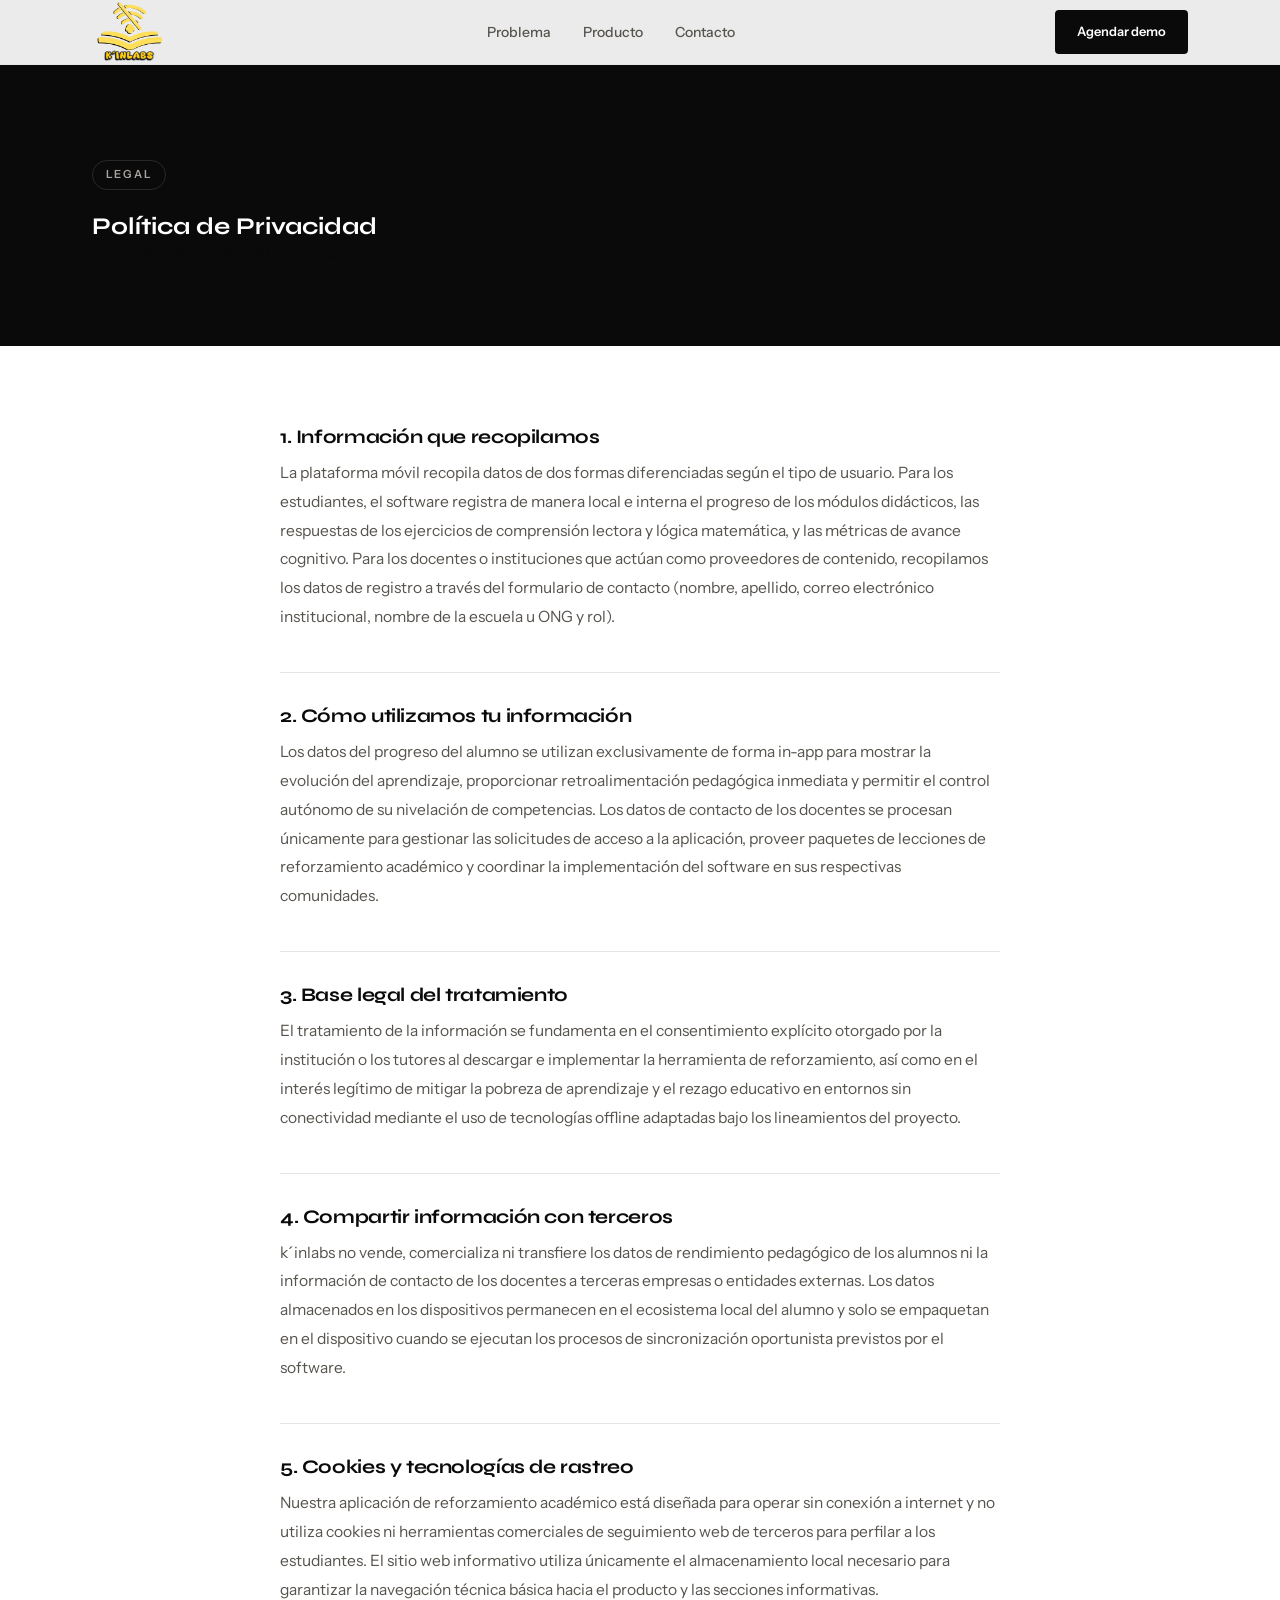
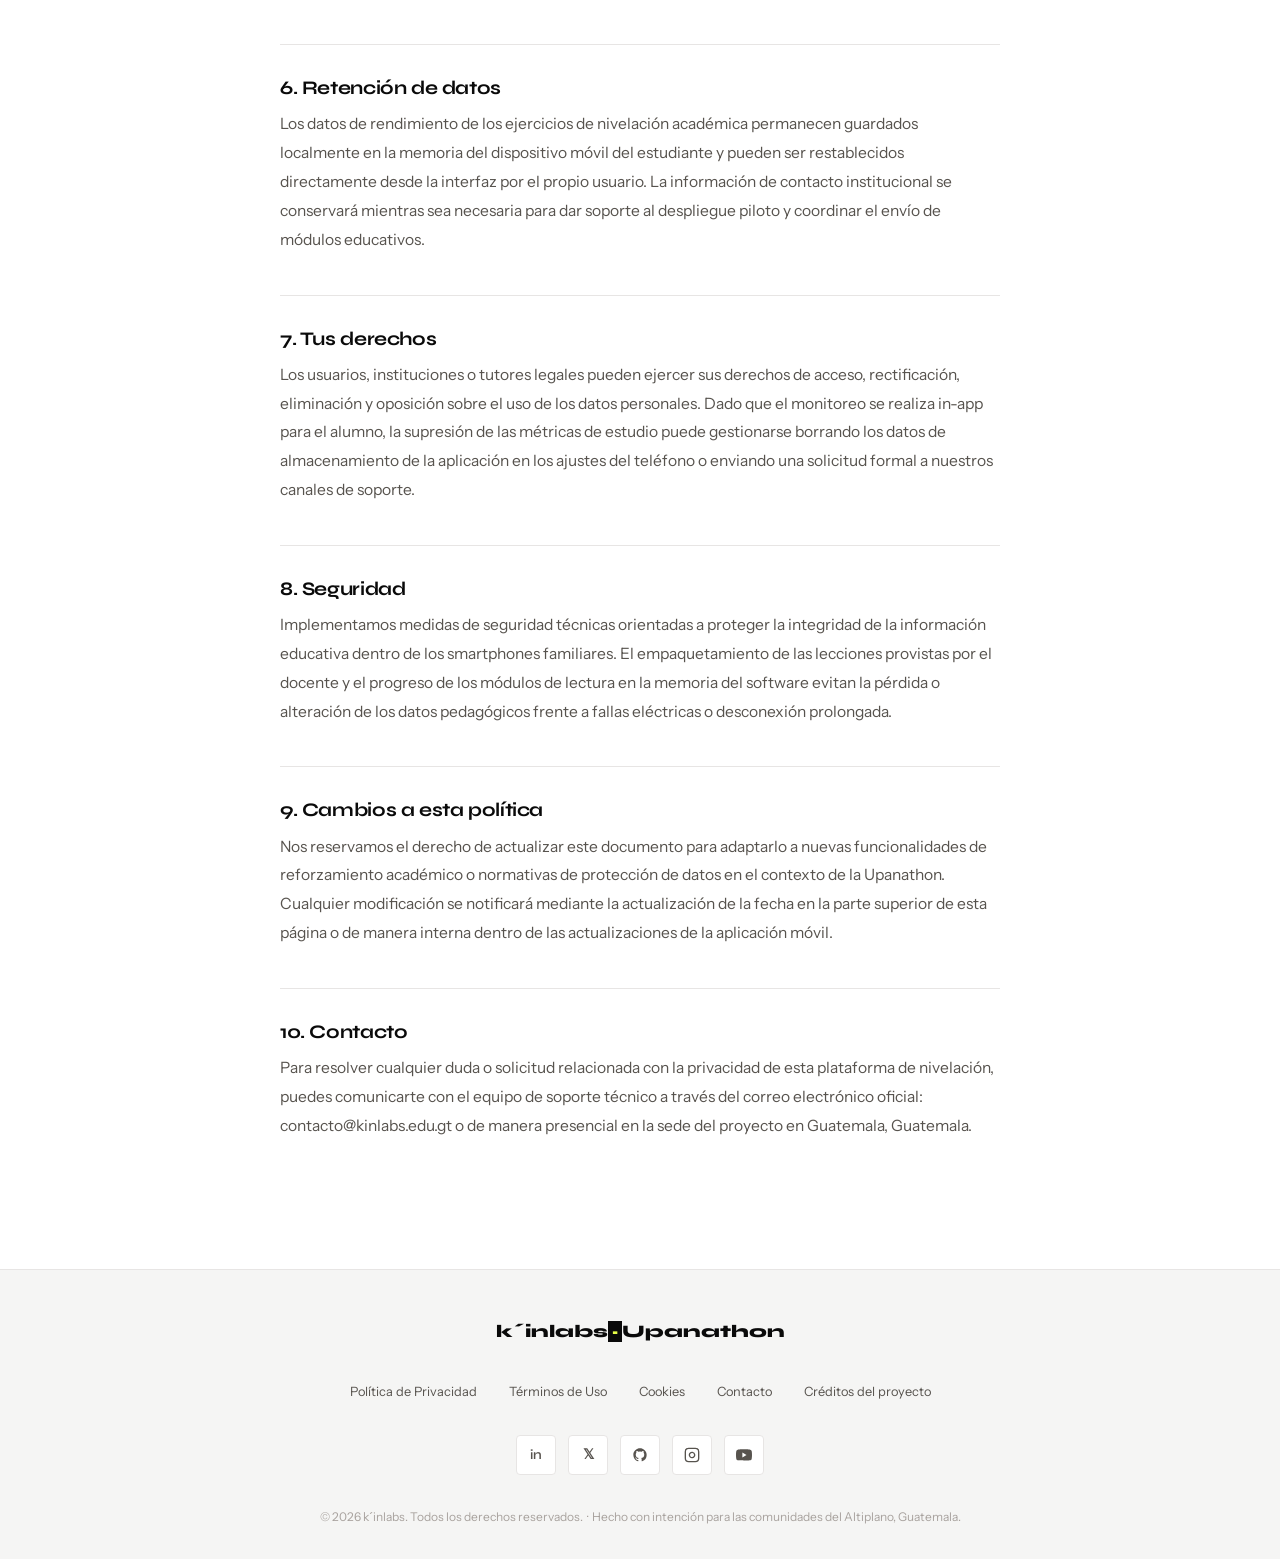
<file: Kinlab/pages/privacy.html>
<!DOCTYPE html>
<html lang="es">
<head>
    <meta charset="UTF-8">
    <meta name="viewport" content="width=device-width, initial-scale=1.0">
    <title>k´inlabs — Política de Privacidad</title>
    <link rel="preconnect" href="https://fonts.googleapis.com">
    <link href="https://fonts.googleapis.com/css2?family=Syne:wght@400;600;700;800&family=Instrument+Sans:wght@400;500;600&display=swap" rel="stylesheet">
    <link rel="stylesheet" href="../css/root.css">
    <link rel="stylesheet" href="../css/nav.css">
    <link rel="stylesheet" href="../css/cta-footer.css">
    <link rel="stylesheet" href="../css/legal.css">
</head>
<body>

<nav>
    <div class="container nav-inner">
        <a class="nav-logo" href="../index.html">
            <img src="../img/logo.png" alt="Logo" class="logo-img">
        </a>
        <ul class="nav-links">
            <li><a href="../index.html#problema">Problema</a></li>
            <li><a href="../index.html#ecosistema">Producto</a></li>
            <li><a href="contact.html">Contacto</a></li>
        </ul>
        <div class="nav-actions">
            <a href="contact.html" class="btn btn-primary" style="padding:0.6rem 1.25rem;font-size:0.8rem;">Agendar demo</a>
            <button class="nav-hamburger" aria-label="Menu">
                <span></span><span></span><span></span>
            </button>
        </div>
    </div>
</nav>

<section class="legal-hero">
    <div class="container">
        <span class="section-tag" style="color:var(--gray-400);border-color:rgba(255,255,255,0.12);">Legal</span>
        <h1 class="hero-title fade-up" style="color:var(--white);max-width:none;">Política de Privacidad</h1>
        <p class="hero-subtitle fade-up delay-1" style="margin:0;">Última actualización: 30 de mayo de 2026</p>
    </div>
</section>

<section class="legal-body">
    <div class="container">
        <div class="legal-content">

            <h2>1. Información que recopilamos</h2>
            <p>La plataforma móvil recopila datos de dos formas diferenciadas según el tipo de usuario. Para los estudiantes, el software registra de manera local e interna el progreso de los módulos didácticos, las respuestas de los ejercicios de comprensión lectora y lógica matemática, y las métricas de avance cognitivo. Para los docentes o instituciones que actúan como proveedores de contenido, recopilamos los datos de registro a través del formulario de contacto (nombre, apellido, correo electrónico institucional, nombre de la escuela u ONG y rol).</p>

            <h2>2. Cómo utilizamos tu información</h2>
            <p>Los datos del progreso del alumno se utilizan exclusivamente de forma in-app para mostrar la evolución del aprendizaje, proporcionar retroalimentación pedagógica inmediata y permitir el control autónomo de su nivelación de competencias. Los datos de contacto de los docentes se procesan únicamente para gestionar las solicitudes de acceso a la aplicación, proveer paquetes de lecciones de reforzamiento académico y coordinar la implementación del software en sus respectivas comunidades.</p>

            <h2>3. Base legal del tratamiento</h2>
            <p>El tratamiento de la información se fundamenta en el consentimiento explícito otorgado por la institución o los tutores al descargar e implementar la herramienta de reforzamiento, así como en el interés legítimo de mitigar la pobreza de aprendizaje y el rezago educativo en entornos sin conectividad mediante el uso de tecnologías offline adaptadas bajo los lineamientos del proyecto.</p>

            <h2>4. Compartir información con terceros</h2>
            <p>k´inlabs no vende, comercializa ni transfiere los datos de rendimiento pedagógico de los alumnos ni la información de contacto de los docentes a terceras empresas o entidades externas. Los datos almacenados en los dispositivos permanecen en el ecosistema local del alumno y solo se empaquetan en el dispositivo cuando se ejecutan los procesos de sincronización oportunista previstos por el software.</p>

            <h2>5. Cookies y tecnologías de rastreo</h2>
            <p>Nuestra aplicación de reforzamiento académico está diseñada para operar sin conexión a internet y no utiliza cookies ni herramientas comerciales de seguimiento web de terceros para perfilar a los estudiantes. El sitio web informativo utiliza únicamente el almacenamiento local necesario para garantizar la navegación técnica básica hacia el producto y las secciones informativas.</p>

            <h2>6. Retención de datos</h2>
            <p>Los datos de rendimiento de los ejercicios de nivelación académica permanecen guardados localmente en la memoria del dispositivo móvil del estudiante y pueden ser restablecidos directamente desde la interfaz por el propio usuario. La información de contacto institucional se conservará mientras sea necesaria para dar soporte al despliegue piloto y coordinar el envío de módulos educativos.</p>

            <h2>7. Tus derechos</h2>
            <p>Los usuarios, instituciones o tutores legales pueden ejercer sus derechos de acceso, rectificación, eliminación y oposición sobre el uso de los datos personales. Dado que el monitoreo se realiza in-app para el alumno, la supresión de las métricas de estudio puede gestionarse borrando los datos de almacenamiento de la aplicación en los ajustes del teléfono o enviando una solicitud formal a nuestros canales de soporte.</p>

            <h2>8. Seguridad</h2>
            <p>Implementamos medidas de seguridad técnicas orientadas a proteger la integridad de la información educativa dentro de los smartphones familiares. El empaquetamiento de las lecciones provistas por el docente y el progreso de los módulos de lectura en la memoria del software evitan la pérdida o alteración de los datos pedagógicos frente a fallas eléctricas o desconexión prolongada.</p>

            <h2>9. Cambios a esta política</h2>
            <p>Nos reservamos el derecho de actualizar este documento para adaptarlo a nuevas funcionalidades de reforzamiento académico o normativas de protección de datos en el contexto de la Upanathon. Cualquier modificación se notificará mediante la actualización de la fecha en la parte superior de esta página o de manera interna dentro de las actualizaciones de la aplicación móvil.</p>

            <h2>10. Contacto</h2>
            <p>Para resolver cualquier duda o solicitud relacionada con la privacidad de esta plataforma de nivelación, puedes comunicarte con el equipo de soporte técnico a través del correo electrónico oficial: contacto@kinlabs.edu.gt o de manera presencial en la sede del proyecto en Guatemala, Guatemala.</p>

        </div>
    </div>
</section>

<!-- 7. FOOTER -->
<footer>
    <div class="container footer-inner">
        <a href="index.html" class="footer-logo">k´inlabs<span>·</span>Upanathon</a>
        <ul class="footer-links">
            <li><a href="pages/privacy.html">Política de Privacidad</a></li>
            <li><a href="pages/terms.html">Términos de Uso</a></li>
            <li><a href="#">Cookies</a></li>
            <li><a href="pages/contact.html">Contacto</a></li>
            <li><a href="#">Créditos del proyecto</a></li>
        </ul>

        <div class="social-row">
            <a href="#" class="social-icon" title="LinkedIn">in</a>
            <a href="#" class="social-icon" title="X / Twitter">𝕏</a>
            <a href="#" class="social-icon" title="GitHub">
                <svg width="16" height="16" viewBox="0 0 24 24" fill="currentColor">
                    <path d="M12 2C6.477 2 2 6.484 2 12.017c0 4.425 2.865 8.18 6.839 9.504.5.092.682-.217.682-.483 0-.237-.008-.868-.013-1.703-2.782.605-3.369-1.343-3.369-1.343-.454-1.158-1.11-1.466-1.11-1.466-.908-.62.069-.608.069-.608 1.003.07 1.531 1.032 1.531 1.032.892 1.53 2.341 1.088 2.91.832.092-.647.35-1.088.636-1.338-2.22-.253-4.555-1.113-4.555-4.951 0-1.093.39-1.988 1.029-2.688-.103-.253-.446-1.272.098-2.65 0 0 .84-.27 2.75 1.026A9.564 9.564 0 0 1 12 6.844a9.59 9.59 0 0 1 2.504.337c1.909-1.296 2.747-1.027 2.747-1.027.546 1.379.202 2.398.1 2.651.64.7 1.028 1.595 1.028 2.688 0 3.848-2.339 4.695-4.566 4.943.359.309.678.92.678 1.855 0 1.338-.012 2.419-.012 2.747 0 .268.18.58.688.482A10.02 10.02 0 0 0 22 12.017C22 6.484 17.522 2 12 2z"/>
                </svg>
            </a>
            <a href="#" class="social-icon" title="Instagram">
                <svg width="16" height="16" viewBox="0 0 24 24" fill="none" stroke="currentColor" stroke-width="2">
                    <rect x="2" y="2" width="20" height="20" rx="5" ry="5"/><path d="M16 11.37A4 4 0 1 1 12.63 8 4 4 0 0 1 16 11.37z"/><line x1="17.5" y1="6.5" x2="17.51" y2="6.5"/>
                </svg>
            </a>
            <a href="#" class="social-icon" title="YouTube">
                <svg width="16" height="16" viewBox="0 0 24 24" fill="currentColor">
                    <path d="M23.498 6.186a3.016 3.016 0 0 0-2.122-2.136C19.505 3.545 12 3.545 12 3.545s-7.505 0-9.377.505A3.017 3.017 0 0 0 .502 6.186C0 8.07 0 12 0 12s0 3.93.502 5.814a3.016 3.016 0 0 0 2.122 2.136c1.871.505 9.376.505 9.376.505s7.505 0 9.377-.505a3.015 3.015 0 0 0 2.122-2.136C24 15.93 24 12 24 12s0-3.93-.502-5.814zM9.545 15.568V8.432L15.818 12l-6.273 3.568z"/>
                </svg>
            </a>
        </div>
        <p class="footer-legal">
            &copy; 2026 k´inlabs. Todos los derechos reservados. &nbsp;·&nbsp; Hecho con intención para las comunidades del Altiplano, Guatemala.
        </p>
    </div>
</footer>

<script src="../js/nav.js"></script>
</body>
</html>
</file>
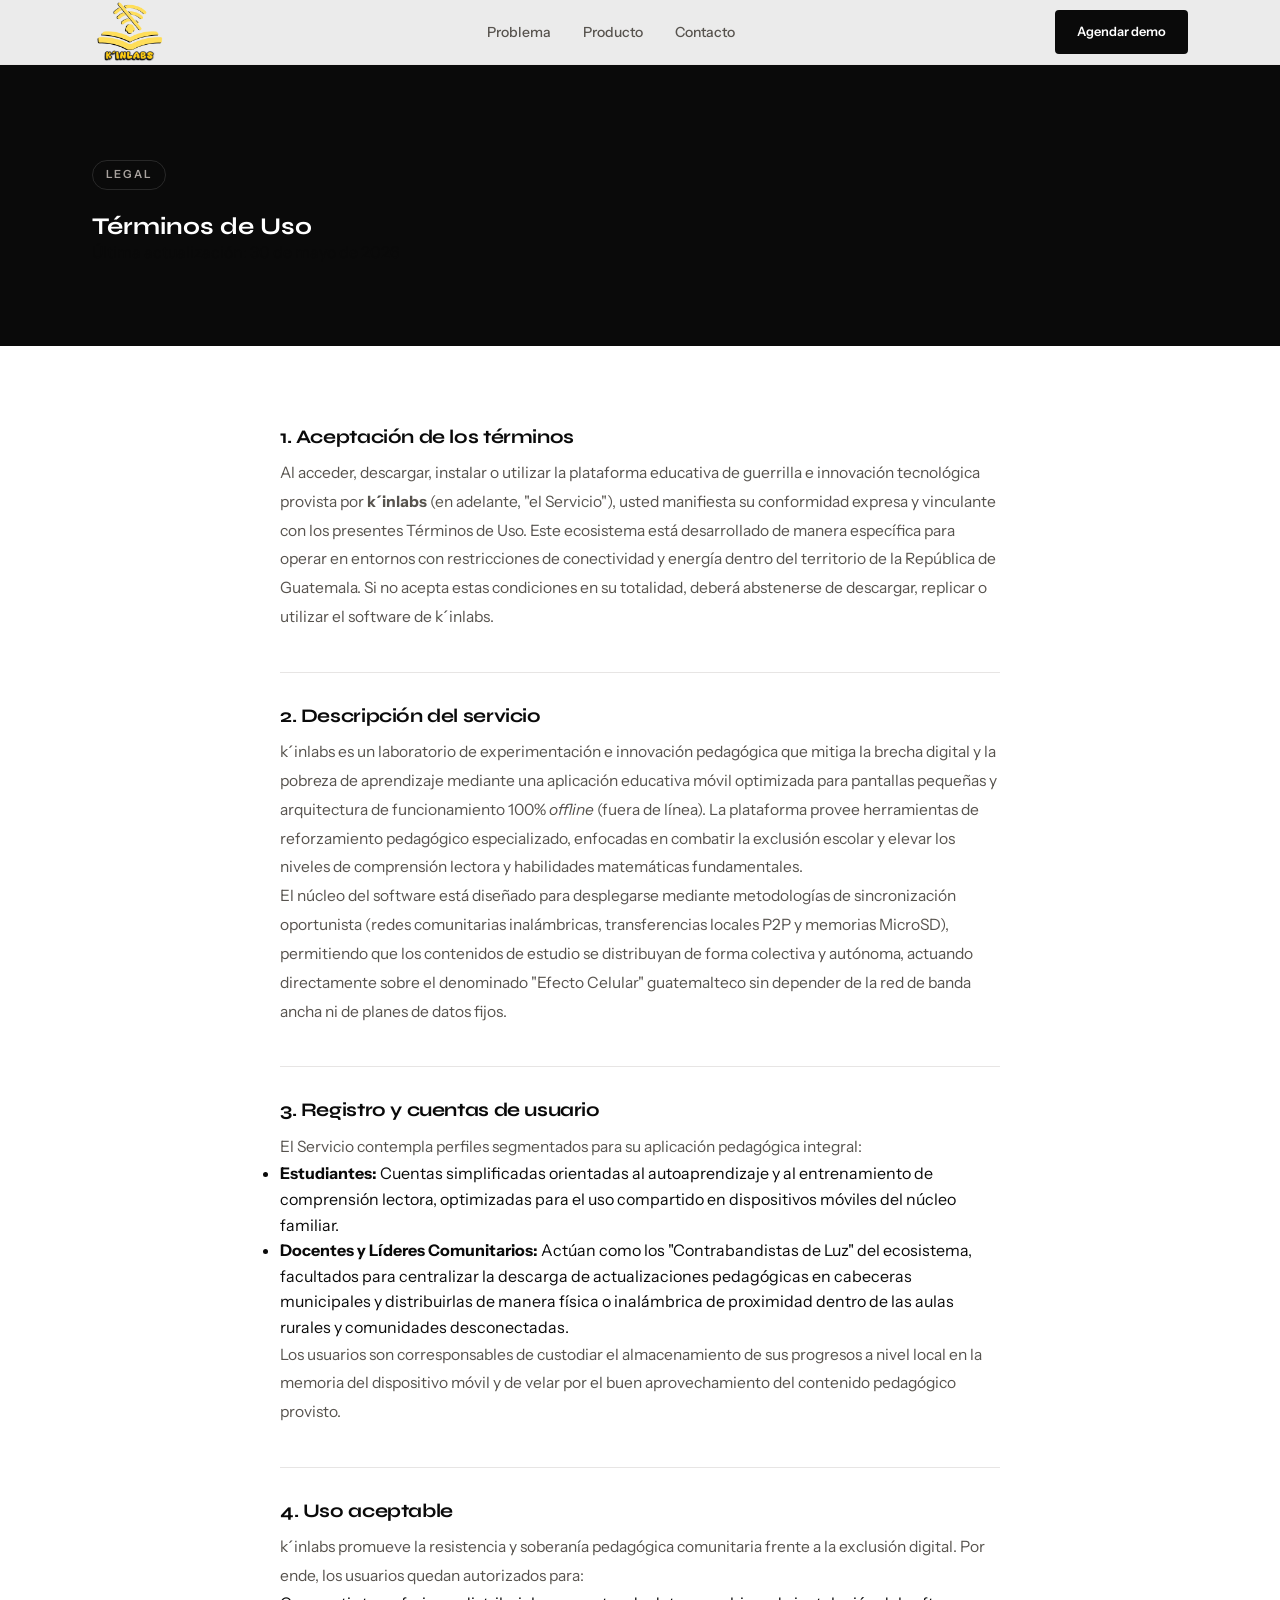
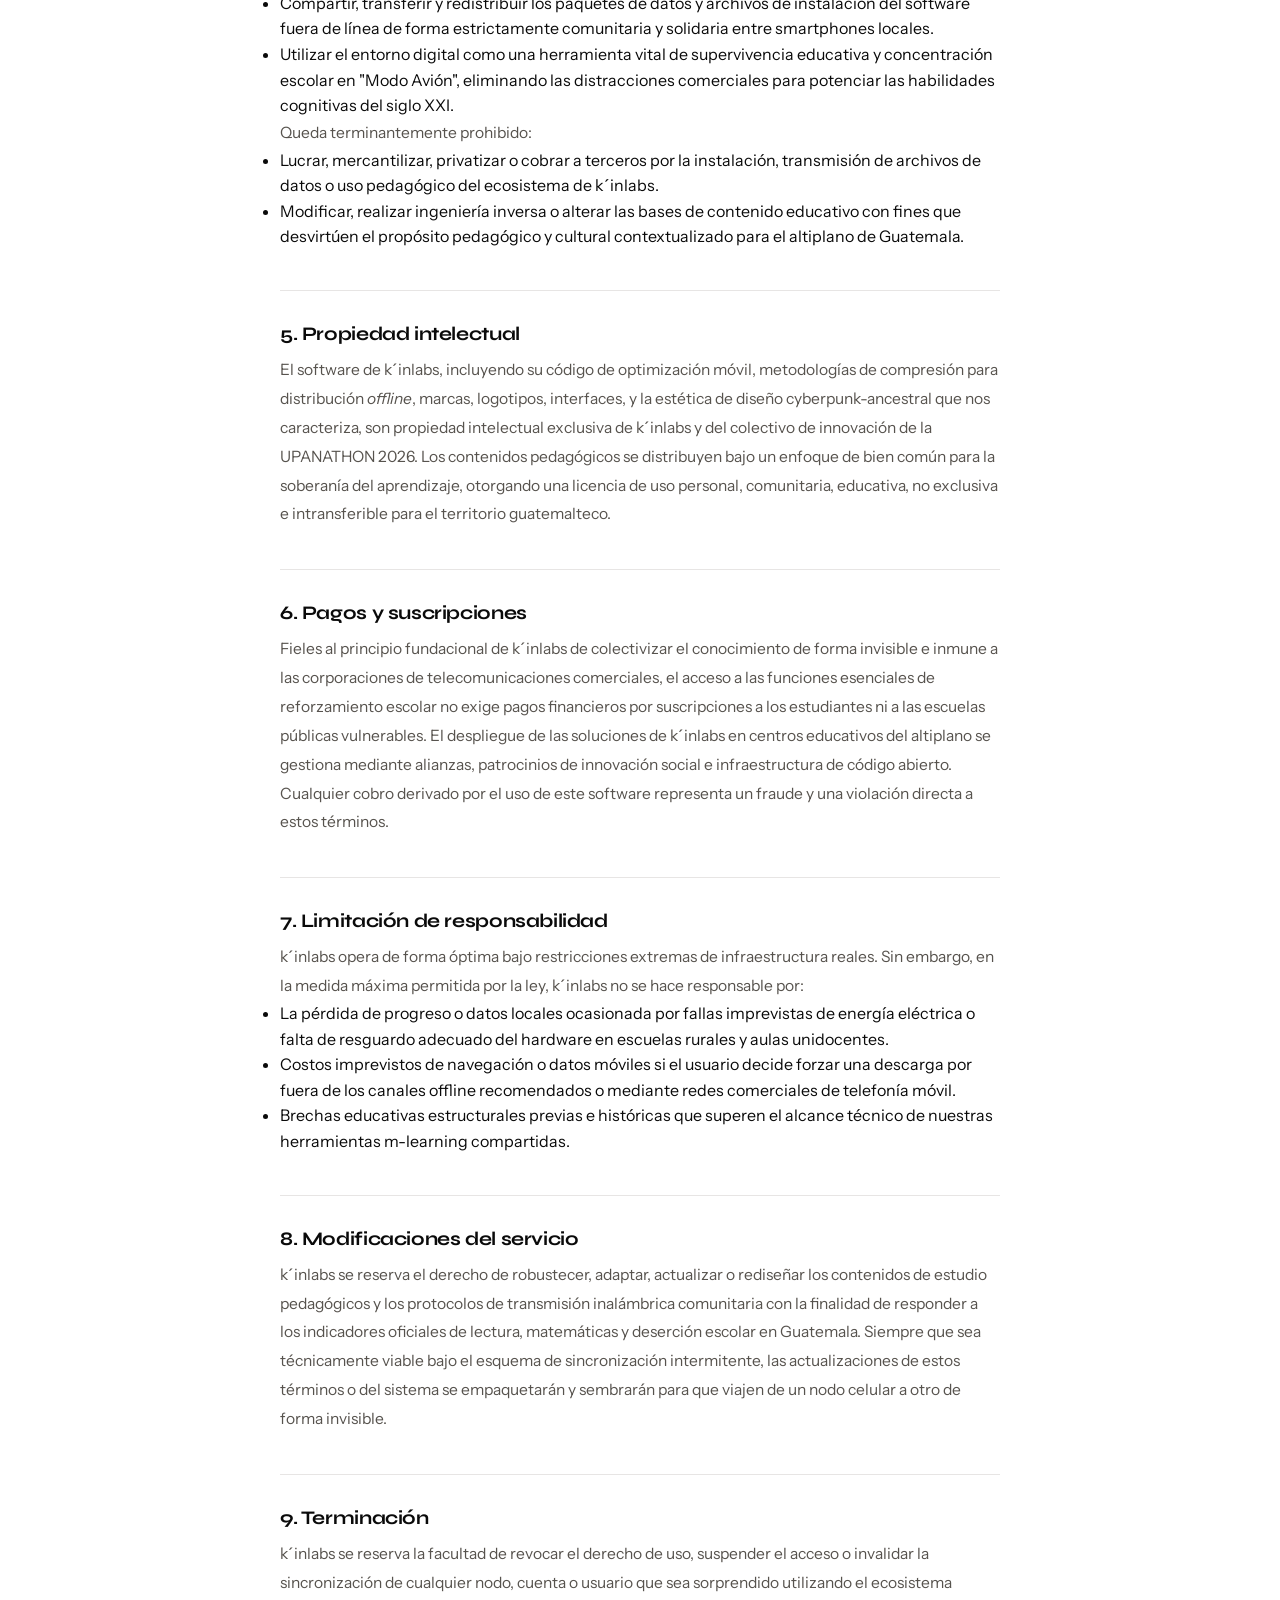
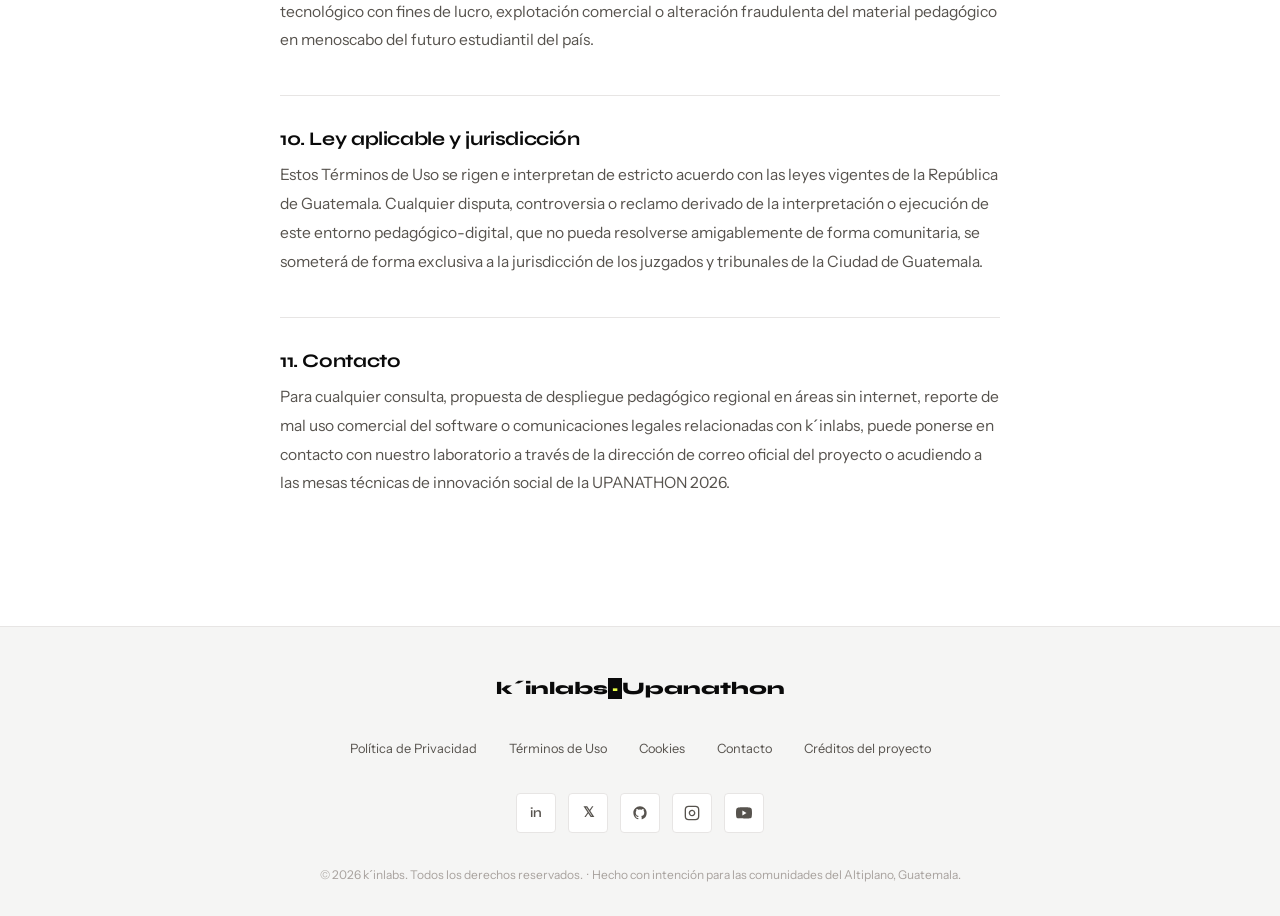
<file: Kinlab/pages/terms.html>
<!DOCTYPE html>
<html lang="es">
<head>
    <meta charset="UTF-8">
    <meta name="viewport" content="width=device-width, initial-scale=1.0">
    <title>k´inlabs — Términos de Uso</title>
    <link rel="preconnect" href="https://fonts.googleapis.com">
    <link href="https://fonts.googleapis.com/css2?family=Syne:wght@400;600;700;800&family=Instrument+Sans:wght@400;500;600&display=swap" rel="stylesheet">
    <link rel="stylesheet" href="../css/root.css">
    <link rel="stylesheet" href="../css/nav.css">
    <link rel="stylesheet" href="../css/cta-footer.css">
    <link rel="stylesheet" href="../css/legal.css">
</head>
<body>

<nav>
    <div class="container nav-inner">
        <a class="nav-logo" href="../index.html">
            <img src="../img/logo.png" alt="k´inlabs Logo" class="logo-img">
        </a>
        <ul class="nav-links">
            <li><a href="../index.html#problema">Problema</a></li>
            <li><a href="../index.html#ecosistema">Producto</a></li>
            <li><a href="contact.html">Contacto</a></li>
        </ul>
        <div class="nav-actions">
            <a href="contact.html" class="btn btn-primary" style="padding:0.6rem 1.25rem;font-size:0.8rem;">Agendar demo</a>
            <button class="nav-hamburger" aria-label="Menu">
                <span></span><span></span><span></span>
            </button>
        </div>
    </div>
</nav>

<section class="legal-hero">
    <div class="container">
        <span class="section-tag" style="color:var(--gray-400);border-color:rgba(255,255,255,0.12);">Legal</span>
        <h1 class="hero-title fade-up" style="color:var(--white);max-width:none;">Términos de Uso</h1>
        <p class="hero-subtitle fade-up delay-1" style="margin:0;">Última actualización: 30 de mayo de 2026</p>
    </div>
</section>

<section class="legal-body">
    <div class="container">
        <div class="legal-content">

            <h2>1. Aceptación de los términos</h2>
            <p>Al acceder, descargar, instalar o utilizar la plataforma educativa de guerrilla e innovación tecnológica provista por <strong>k´inlabs</strong> (en adelante, "el Servicio"), usted manifiesta su conformidad expresa y vinculante con los presentes Términos de Uso. Este ecosistema está desarrollado de manera específica para operar en entornos con restricciones de conectividad y energía dentro del territorio de la República de Guatemala. Si no acepta estas condiciones en su totalidad, deberá abstenerse de descargar, replicar o utilizar el software de k´inlabs.</p>

            <h2>2. Descripción del servicio</h2>
            <p>k´inlabs es un laboratorio de experimentación e innovación pedagógica que mitiga la brecha digital y la pobreza de aprendizaje mediante una aplicación educativa móvil optimizada para pantallas pequeñas y arquitectura de funcionamiento 100% <em>offline</em> (fuera de línea). La plataforma provee herramientas de reforzamiento pedagógico especializado, enfocadas en combatir la exclusión escolar y elevar los niveles de comprensión lectora y habilidades matemáticas fundamentales.</p>
            <p>El núcleo del software está diseñado para desplegarse mediante metodologías de sincronización oportunista (redes comunitarias inalámbricas, transferencias locales P2P y memorias MicroSD), permitiendo que los contenidos de estudio se distribuyan de forma colectiva y autónoma, actuando directamente sobre el denominado "Efecto Celular" guatemalteco sin depender de la red de banda ancha ni de planes de datos fijos.</p>

            <h2>3. Registro y cuentas de usuario</h2>
            <p>El Servicio contempla perfiles segmentados para su aplicación pedagógica integral:</p>
            <ul>
                <li><strong>Estudiantes:</strong> Cuentas simplificadas orientadas al autoaprendizaje y al entrenamiento de comprensión lectora, optimizadas para el uso compartido en dispositivos móviles del núcleo familiar.</li>
                <li><strong>Docentes y Líderes Comunitarios:</strong> Actúan como los "Contrabandistas de Luz" del ecosistema, facultados para centralizar la descarga de actualizaciones pedagógicas en cabeceras municipales y distribuirlas de manera física o inalámbrica de proximidad dentro de las aulas rurales y comunidades desconectadas.</li>
            </ul>
            <p>Los usuarios son corresponsables de custodiar el almacenamiento de sus progresos a nivel local en la memoria del dispositivo móvil y de velar por el buen aprovechamiento del contenido pedagógico provisto.</p>

            <h2>4. Uso aceptable</h2>
            <p>k´inlabs promueve la resistencia y soberanía pedagógica comunitaria frente a la exclusión digital. Por ende, los usuarios quedan autorizados para:</p>
            <ul>
                <li>Compartir, transferir y redistribuir los paquetes de datos y archivos de instalación del software fuera de línea de forma estrictamente comunitaria y solidaria entre smartphones locales.</li>
                <li>Utilizar el entorno digital como una herramienta vital de supervivencia educativa y concentración escolar en "Modo Avión", eliminando las distracciones comerciales para potenciar las habilidades cognitivas del siglo XXI.</li>
            </ul>
            <p>Queda terminantemente prohibido:</p>
            <ul>
                <li>Lucrar, mercantilizar, privatizar o cobrar a terceros por la instalación, transmisión de archivos de datos o uso pedagógico del ecosistema de k´inlabs.</li>
                <li>Modificar, realizar ingeniería inversa o alterar las bases de contenido educativo con fines que desvirtúen el propósito pedagógico y cultural contextualizado para el altiplano de Guatemala.</li>
            </ul>

            <h2>5. Propiedad intelectual</h2>
            <p>El software de k´inlabs, incluyendo su código de optimización móvil, metodologías de compresión para distribución <em>offline</em>, marcas, logotipos, interfaces, y la estética de diseño cyberpunk-ancestral que nos caracteriza, son propiedad intelectual exclusiva de k´inlabs y del colectivo de innovación de la UPANATHON 2026. Los contenidos pedagógicos se distribuyen bajo un enfoque de bien común para la soberanía del aprendizaje, otorgando una licencia de uso personal, comunitaria, educativa, no exclusiva e intransferible para el territorio guatemalteco.</p>

            <h2>6. Pagos y suscripciones</h2>
            <p>Fieles al principio fundacional de k´inlabs de colectivizar el conocimiento de forma invisible e inmune a las corporaciones de telecomunicaciones comerciales, el acceso a las funciones esenciales de reforzamiento escolar no exige pagos financieros por suscripciones a los estudiantes ni a las escuelas públicas vulnerables. El despliegue de las soluciones de k´inlabs en centros educativos del altiplano se gestiona mediante alianzas, patrocinios de innovación social e infraestructura de código abierto. Cualquier cobro derivado por el uso de este software representa un fraude y una violación directa a estos términos.</p>

            <h2>7. Limitación de responsabilidad</h2>
            <p>k´inlabs opera de forma óptima bajo restricciones extremas de infraestructura reales. Sin embargo, en la medida máxima permitida por la ley, k´inlabs no se hace responsable por:</p>
            <ul>
                <li>La pérdida de progreso o datos locales ocasionada por fallas imprevistas de energía eléctrica o falta de resguardo adecuado del hardware en escuelas rurales y aulas unidocentes.</li>
                <li>Costos imprevistos de navegación o datos móviles si el usuario decide forzar una descarga por fuera de los canales offline recomendados o mediante redes comerciales de telefonía móvil.</li>
                <li>Brechas educativas estructurales previas e históricas que superen el alcance técnico de nuestras herramientas m-learning compartidas.</li>
            </ul>

            <h2>8. Modificaciones del servicio</h2>
            <p>k´inlabs se reserva el derecho de robustecer, adaptar, actualizar o rediseñar los contenidos de estudio pedagógicos y los protocolos de transmisión inalámbrica comunitaria con la finalidad de responder a los indicadores oficiales de lectura, matemáticas y deserción escolar en Guatemala. Siempre que sea técnicamente viable bajo el esquema de sincronización intermitente, las actualizaciones de estos términos o del sistema se empaquetarán y sembrarán para que viajen de un nodo celular a otro de forma invisible.</p>

            <h2>9. Terminación</h2>
            <p>k´inlabs se reserva la facultad de revocar el derecho de uso, suspender el acceso o invalidar la sincronización de cualquier nodo, cuenta o usuario que sea sorprendido utilizando el ecosistema tecnológico con fines de lucro, explotación comercial o alteración fraudulenta del material pedagógico en menoscabo del futuro estudiantil del país.</p>

            <h2>10. Ley aplicable y jurisdicción</h2>
            <p>Estos Términos de Uso se rigen e interpretan de estricto acuerdo con las leyes vigentes de la República de Guatemala. Cualquier disputa, controversia o reclamo derivado de la interpretación o ejecución de este entorno pedagógico-digital, que no pueda resolverse amigablemente de forma comunitaria, se someterá de forma exclusiva a la jurisdicción de los juzgados y tribunales de la Ciudad de Guatemala.</p>

            <h2>11. Contacto</h2>
            <p>Para cualquier consulta, propuesta de despliegue pedagógico regional en áreas sin internet, reporte de mal uso comercial del software o comunicaciones legales relacionadas con k´inlabs, puede ponerse en contacto con nuestro laboratorio a través de la dirección de correo oficial del proyecto o acudiendo a las mesas técnicas de innovación social de la UPANATHON 2026.</p>

        </div>
    </div>
</section>

<!-- 7. FOOTER -->
<footer>
    <div class="container footer-inner">
        <a href="index.html" class="footer-logo">k´inlabs<span>·</span>Upanathon</a>
        <ul class="footer-links">
            <li><a href="pages/privacy.html">Política de Privacidad</a></li>
            <li><a href="pages/terms.html">Términos de Uso</a></li>
            <li><a href="#">Cookies</a></li>
            <li><a href="pages/contact.html">Contacto</a></li>
            <li><a href="#">Créditos del proyecto</a></li>
        </ul>

        <div class="social-row">
            <a href="#" class="social-icon" title="LinkedIn">in</a>
            <a href="#" class="social-icon" title="X / Twitter">𝕏</a>
            <a href="#" class="social-icon" title="GitHub">
                <svg width="16" height="16" viewBox="0 0 24 24" fill="currentColor">
                    <path d="M12 2C6.477 2 2 6.484 2 12.017c0 4.425 2.865 8.18 6.839 9.504.5.092.682-.217.682-.483 0-.237-.008-.868-.013-1.703-2.782.605-3.369-1.343-3.369-1.343-.454-1.158-1.11-1.466-1.11-1.466-.908-.62.069-.608.069-.608 1.003.07 1.531 1.032 1.531 1.032.892 1.53 2.341 1.088 2.91.832.092-.647.35-1.088.636-1.338-2.22-.253-4.555-1.113-4.555-4.951 0-1.093.39-1.988 1.029-2.688-.103-.253-.446-1.272.098-2.65 0 0 .84-.27 2.75 1.026A9.564 9.564 0 0 1 12 6.844a9.59 9.59 0 0 1 2.504.337c1.909-1.296 2.747-1.027 2.747-1.027.546 1.379.202 2.398.1 2.651.64.7 1.028 1.595 1.028 2.688 0 3.848-2.339 4.695-4.566 4.943.359.309.678.92.678 1.855 0 1.338-.012 2.419-.012 2.747 0 .268.18.58.688.482A10.02 10.02 0 0 0 22 12.017C22 6.484 17.522 2 12 2z"/>
                </svg>
            </a>
            <a href="#" class="social-icon" title="Instagram">
                <svg width="16" height="16" viewBox="0 0 24 24" fill="none" stroke="currentColor" stroke-width="2">
                    <rect x="2" y="2" width="20" height="20" rx="5" ry="5"/><path d="M16 11.37A4 4 0 1 1 12.63 8 4 4 0 0 1 16 11.37z"/><line x1="17.5" y1="6.5" x2="17.51" y2="6.5"/>
                </svg>
            </a>
            <a href="#" class="social-icon" title="YouTube">
                <svg width="16" height="16" viewBox="0 0 24 24" fill="currentColor">
                    <path d="M23.498 6.186a3.016 3.016 0 0 0-2.122-2.136C19.505 3.545 12 3.545 12 3.545s-7.505 0-9.377.505A3.017 3.017 0 0 0 .502 6.186C0 8.07 0 12 0 12s0 3.93.502 5.814a3.016 3.016 0 0 0 2.122 2.136c1.871.505 9.376.505 9.376.505s7.505 0 9.377-.505a3.015 3.015 0 0 0 2.122-2.136C24 15.93 24 12 24 12s0-3.93-.502-5.814zM9.545 15.568V8.432L15.818 12l-6.273 3.568z"/>
                </svg>
            </a>
        </div>
        <p class="footer-legal">
            &copy; 2026 k´inlabs. Todos los derechos reservados. &nbsp;·&nbsp; Hecho con intención para las comunidades del Altiplano, Guatemala.
        </p>
    </div>
</footer>

<script src="../js/nav.js"></script>
</body>
</html>
</file>
<file: edu-repaso-offline/styles.css>
:root {
  --primary: #2563EB;
  --secondary: #10B981;
  --background: #EFF6FF;
  --text: #1E293B;
  --muted: #64748B;
  --white: #FFFFFF;
  --warning: #FACC15;
  --border: #DDE7F5;
  --shadow: 0 15px 35px rgba(37, 99, 235, 0.12);
}

* {
  box-sizing: border-box;
  margin: 0;
  padding: 0;
}

body {
  font-family: Arial, Helvetica, sans-serif;
  background: var(--background);
  color: var(--text);
  line-height: 1.6;
}

a {
  text-decoration: none;
  color: inherit;
}

.navbar {
  width: 100%;
  padding: 18px 8%;
  background: rgba(255, 255, 255, 0.9);
  backdrop-filter: blur(12px);
  display: flex;
  align-items: center;
  justify-content: space-between;
  box-shadow: 0 4px 20px rgba(15, 23, 42, 0.06);
  position: sticky;
  top: 0;
  z-index: 10;
}

.logo {
  display: flex;
  align-items: center;
  gap: 12px;
}

.logo-icon {
  width: 48px;
  height: 48px;
  background: linear-gradient(135deg, var(--primary), var(--secondary));
  border-radius: 16px;
  display: grid;
  place-items: center;
  color: var(--white);
  font-weight: bold;
}

.logo h1 {
  font-size: 1.2rem;
  line-height: 1.1;
}

.logo small {
  color: var(--muted);
}

.navbar nav {
  display: flex;
  align-items: center;
  gap: 20px;
}

.navbar nav a {
  color: var(--text);
  font-weight: 600;
}

.btn-nav,
.btn-primary,
.btn-secondary {
  display: inline-block;
  border: none;
  cursor: pointer;
  border-radius: 999px;
  padding: 12px 22px;
  font-weight: 700;
  transition: 0.3s ease;
}

.btn-nav,
.btn-primary {
  background: var(--primary);
  color: var(--white) !important;
}

.btn-primary:hover,
.btn-nav:hover {
  background: #1D4ED8;
  transform: translateY(-2px);
}

.btn-secondary {
  background: var(--white);
  color: var(--primary);
  border: 1px solid var(--border);
}

.btn-secondary:hover {
  transform: translateY(-2px);
  box-shadow: var(--shadow);
}

.hero {
  min-height: 85vh;
  padding: 70px 8%;
  display: grid;
  grid-template-columns: 1.1fr 0.9fr;
  gap: 50px;
  align-items: center;
}

.tag {
  display: inline-block;
  background: #DBEAFE;
  color: var(--primary);
  padding: 8px 14px;
  border-radius: 999px;
  font-size: 0.9rem;
  font-weight: 700;
  margin-bottom: 16px;
}

.hero h2 {
  font-size: clamp(2.2rem, 5vw, 4rem);
  line-height: 1.1;
  margin-bottom: 20px;
}

.hero p {
  color: var(--muted);
  font-size: 1.1rem;
  max-width: 600px;
}

.hero-buttons {
  margin-top: 28px;
  display: flex;
  gap: 16px;
  flex-wrap: wrap;
}

.hero-card {
  display: flex;
  justify-content: center;
}

.phone-preview {
  width: 320px;
  background: var(--white);
  border-radius: 35px;
  padding: 24px;
  box-shadow: var(--shadow);
  border: 8px solid #DBEAFE;
}

.phone-header {
  width: 90px;
  height: 8px;
  background: #CBD5E1;
  border-radius: 999px;
  margin: 0 auto 24px;
}

.phone-preview h3 {
  margin-bottom: 16px;
}

.mini-card {
  background: var(--background);
  border: 1px solid var(--border);
  padding: 14px;
  border-radius: 16px;
  margin-bottom: 12px;
  font-weight: 600;
}

.mini-card.active {
  background: var(--primary);
  color: var(--white);
}

.section {
  padding: 70px 8%;
  text-align: center;
}

.section h2 {
  font-size: 2.2rem;
  margin-bottom: 12px;
}

.section-description {
  max-width: 700px;
  margin: 0 auto 40px;
  color: var(--muted);
}

.cards-grid {
  display: grid;
  grid-template-columns: repeat(4, 1fr);
  gap: 22px;
}

.card {
  background: var(--white);
  padding: 28px;
  border-radius: 24px;
  box-shadow: var(--shadow);
  text-align: left;
}

.card-icon {
  width: 50px;
  height: 50px;
  background: #DBEAFE;
  border-radius: 16px;
  display: grid;
  place-items: center;
  margin-bottom: 16px;
  font-size: 1.6rem;
}

.card h3 {
  margin-bottom: 10px;
}

.card p {
  color: var(--muted);
}

.steps-section {
  background: var(--white);
}

.steps {
  display: grid;
  grid-template-columns: repeat(4, 1fr);
  gap: 20px;
  margin-top: 35px;
}

.step {
  background: var(--background);
  padding: 24px;
  border-radius: 22px;
  text-align: left;
}

.step span {
  width: 42px;
  height: 42px;
  background: var(--secondary);
  color: var(--white);
  border-radius: 50%;
  display: grid;
  place-items: center;
  font-weight: bold;
  margin-bottom: 15px;
}

.step p {
  color: var(--muted);
}

.cta {
  margin: 70px 8%;
  background: linear-gradient(135deg, var(--primary), var(--secondary));
  color: var(--white);
  border-radius: 32px;
  padding: 60px 30px;
  text-align: center;
}

.cta h2 {
  font-size: 2.4rem;
}

.cta p {
  margin: 12px 0 25px;
}

.cta .btn-primary {
  background: var(--white);
  color: var(--primary) !important;
}

.footer {
  text-align: center;
  padding: 30px;
  color: var(--muted);
}

/* Página de la app */

.app-layout {
  padding: 40px 8%;
  display: grid;
  grid-template-columns: 320px 1fr;
  gap: 30px;
}

.sidebar,
.content-panel {
  background: var(--white);
  border-radius: 28px;
  padding: 28px;
  box-shadow: var(--shadow);
}

.sidebar h2 {
  margin-bottom: 8px;
}

.sidebar p {
  color: var(--muted);
  margin-bottom: 22px;
}

.topic-list {
  display: flex;
  flex-direction: column;
  gap: 12px;
}

.topic-btn {
  border: 1px solid var(--border);
  background: var(--background);
  padding: 15px;
  border-radius: 16px;
  text-align: left;
  cursor: pointer;
  color: var(--text);
  font-weight: 700;
}

.topic-btn:hover,
.topic-btn.active {
  background: var(--primary);
  color: var(--white);
}

.content-header h2 {
  font-size: 2rem;
  margin-bottom: 20px;
}

.lesson-box,
.quiz-box,
.notes-box {
  background: var(--background);
  border: 1px solid var(--border);
  border-radius: 22px;
  padding: 24px;
  margin-bottom: 22px;
}

.lesson-box p {
  color: var(--text);
}

.quiz-box h3,
.notes-box h3 {
  margin-bottom: 12px;
}

.answers {
  display: flex;
  flex-wrap: wrap;
  gap: 12px;
  margin-top: 15px;
}

.answer-btn {
  border: none;
  background: var(--white);
  color: var(--text);
  padding: 12px 18px;
  border-radius: 14px;
  cursor: pointer;
  font-weight: 700;
  border: 1px solid var(--border);
}

.answer-btn:hover {
  background: var(--primary);
  color: var(--white);
}

.result {
  margin-top: 15px;
  font-weight: bold;
}

textarea {
  width: 100%;
  height: 140px;
  resize: none;
  border: 1px solid var(--border);
  border-radius: 18px;
  padding: 15px;
  font-family: inherit;
  margin-bottom: 14px;
}

.notes-message {
  color: var(--secondary);
  font-weight: 700;
  margin-top: 10px;
}

@media (max-width: 900px) {
  .navbar {
    flex-direction: column;
    gap: 16px;
  }

  .navbar nav {
    flex-wrap: wrap;
    justify-content: center;
  }

  .hero {
    grid-template-columns: 1fr;
    text-align: center;
  }

  .hero p {
    margin: auto;
  }

  .hero-buttons {
    justify-content: center;
  }

  .cards-grid,
  .steps,
  .app-layout {
    grid-template-columns: 1fr;
  }

  .card,
  .step {
    text-align: center;
  }

  .step span,
  .card-icon {
    margin-left: auto;
    margin-right: auto;
  }
}

.hero-description {
  color: var(--muted);
  font-size: 1.1rem;
  max-width: 650px;
  margin-bottom: 24px;
}

.hero-features {
  display: grid;
  grid-template-columns: 1fr;
  gap: 14px;
  margin: 26px 0;
  max-width: 680px;
}

.hero-feature {
  display: flex;
  align-items: flex-start;
  gap: 14px;
  background: rgba(255, 255, 255, 0.75);
  border: 1px solid var(--border);
  border-radius: 18px;
  padding: 16px 18px;
  box-shadow: 0 10px 25px rgba(37, 99, 235, 0.08);
}

.hero-feature span {
  width: 42px;
  height: 42px;
  min-width: 42px;
  background: #DBEAFE;
  border-radius: 14px;
  display: grid;
  place-items: center;
  font-size: 1.3rem;
}

.hero-feature p {
  color: var(--text);
  font-size: 0.98rem;
  margin: 0;
}

.hero-extra {
  color: var(--muted);
  max-width: 650px;
  font-size: 1rem;
  margin-top: 8px;
}

.app-status {
  display: flex;
  align-items: center;
  gap: 8px;
  background: #ECFDF5;
  color: #047857;
  padding: 10px 14px;
  border-radius: 999px;
  margin-bottom: 18px;
  font-size: 0.9rem;
  font-weight: 700;
}

.status-dot {
  width: 10px;
  height: 10px;
  background: #10B981;
  border-radius: 50%;
}

.mini-card {
  display: flex;
  align-items: center;
  gap: 10px;
}

.download-box {
  margin-top: 18px;
  background: linear-gradient(135deg, #2563EB, #10B981);
  color: white;
  padding: 16px;
  border-radius: 18px;
}

.download-box strong {
  display: block;
  margin-bottom: 4px;
}

.download-box p {
  margin: 0;
  font-size: 0.9rem;
  color: rgba(255, 255, 255, 0.9);
}

.benefits-section {
  padding: 90px 8%;
  background: #ffffff;
}

.section-header {
  max-width: 760px;
  margin: 0 auto 50px;
  text-align: center;
}

.section-header h2 {
  font-size: clamp(2rem, 4vw, 3rem);
  line-height: 1.15;
  color: var(--text);
  margin-bottom: 18px;
}

.section-header p {
  color: var(--muted);
  font-size: 1.05rem;
  line-height: 1.7;
}

.benefits-grid {
  display: grid;
  grid-template-columns: repeat(3, 1fr);
  gap: 22px;
}

.benefit-card {
  background: #f8fbff;
  border: 1px solid var(--border);
  border-radius: 24px;
  padding: 28px;
  transition: 0.3s ease;
  box-shadow: 0 10px 25px rgba(37, 99, 235, 0.06);
}

.benefit-card:hover {
  transform: translateY(-6px);
  background: #ffffff;
  box-shadow: 0 18px 40px rgba(37, 99, 235, 0.12);
}

.benefit-icon {
  width: 54px;
  height: 54px;
  background: #dbeafe;
  border-radius: 18px;
  display: grid;
  place-items: center;
  font-size: 1.6rem;
  margin-bottom: 18px;
}

.benefit-card h3 {
  font-size: 1.15rem;
  color: var(--text);
  margin-bottom: 10px;
}

.benefit-card p {
  color: var(--muted);
  font-size: 0.98rem;
  line-height: 1.7;
}

@media (max-width: 1000px) {
  .benefits-grid {
    grid-template-columns: repeat(2, 1fr);
  }
}

@media (max-width: 650px) {
  .benefits-section {
    padding: 70px 6%;
  }

  .benefits-grid {
    grid-template-columns: 1fr;
  }

  .benefit-card {
    padding: 24px;
  }
}

.how-section {
  padding: 90px 8%;
  background: #eff6ff;
}

.how-container {
  display: grid;
  grid-template-columns: repeat(4, 1fr);
  gap: 22px;
  margin-top: 50px;
}

.how-step {
  position: relative;
  background: #ffffff;
  border: 1px solid var(--border);
  border-radius: 26px;
  padding: 30px 24px;
  box-shadow: 0 12px 30px rgba(37, 99, 235, 0.08);
  transition: 0.3s ease;
  overflow: hidden;
}

.how-step:hover {
  transform: translateY(-6px);
  box-shadow: 0 18px 40px rgba(37, 99, 235, 0.14);
}

.step-number {
  position: absolute;
  top: 18px;
  right: 22px;
  font-size: 2.4rem;
  font-weight: 900;
  color: rgba(37, 99, 235, 0.08);
}

.step-icon {
  width: 58px;
  height: 58px;
  background: #dbeafe;
  border-radius: 20px;
  display: grid;
  place-items: center;
  font-size: 1.7rem;
  margin-bottom: 20px;
}

.how-step h3 {
  font-size: 1.15rem;
  color: var(--text);
  margin-bottom: 12px;
}

.how-step p {
  color: var(--muted);
  font-size: 0.96rem;
  line-height: 1.7;
}

.how-highlight {
  margin-top: 45px;
  background: linear-gradient(135deg, #2563eb, #10b981);
  color: #ffffff;
  border-radius: 28px;
  padding: 34px;
  display: grid;
  grid-template-columns: 0.8fr 1.2fr;
  gap: 30px;
  align-items: center;
  box-shadow: 0 18px 45px rgba(37, 99, 235, 0.18);
}

.how-highlight div {
  display: flex;
  align-items: center;
  gap: 16px;
}

.how-highlight span {
  width: 54px;
  height: 54px;
  background: rgba(255, 255, 255, 0.18);
  border-radius: 18px;
  display: grid;
  place-items: center;
  font-size: 1.7rem;
}

.how-highlight h3 {
  font-size: 1.4rem;
  line-height: 1.3;
}

.how-highlight p {
  color: rgba(255, 255, 255, 0.9);
  line-height: 1.7;
}

@media (max-width: 1100px) {
  .how-container {
    grid-template-columns: repeat(2, 1fr);
  }

  .how-highlight {
    grid-template-columns: 1fr;
  }
}

@media (max-width: 650px) {
  .how-section {
    padding: 70px 6%;
  }

  .how-container {
    grid-template-columns: 1fr;
  }

  .how-highlight {
    padding: 26px;
  }

  .how-highlight div {
    align-items: flex-start;
  }
}

.demo-hero {
  padding: 80px 8% 40px;
  background: var(--background);
  text-align: center;
}

.demo-hero-text {
  max-width: 850px;
  margin: 0 auto;
}

.demo-hero-text h2 {
  font-size: clamp(2.2rem, 5vw, 3.8rem);
  line-height: 1.15;
  margin-bottom: 18px;
  color: var(--text);
}

.demo-hero-text p {
  color: var(--muted);
  font-size: 1.05rem;
  line-height: 1.8;
  max-width: 720px;
  margin: 0 auto;
}

.demo-gallery-section {
  padding: 70px 8%;
  background: #ffffff;
}

.demo-gallery {
  display: grid;
  grid-template-columns: repeat(4, 1fr);
  gap: 28px;
  margin-top: 45px;
}

.demo-card {
  background: #f8fbff;
  border: 1px solid var(--border);
  border-radius: 28px;
  padding: 24px;
  text-align: center;
  box-shadow: 0 12px 28px rgba(37, 99, 235, 0.08);
  transition: 0.3s ease;
}

.demo-card:hover {
  transform: translateY(-6px);
  box-shadow: 0 18px 40px rgba(37, 99, 235, 0.14);
}

.phone-frame {
  width: 100%;
  max-width: 230px;
  margin: 0 auto 20px;
  background: #ffffff;
  border: 8px solid #dbeafe;
  border-radius: 32px;
  padding: 10px;
  box-shadow: 0 10px 30px rgba(15, 23, 42, 0.08);
}

.phone-frame img {
  width: 100%;
  display: block;
  border-radius: 22px;
  object-fit: cover;
}

.demo-card h3 {
  font-size: 1.1rem;
  margin-bottom: 10px;
  color: var(--text);
}

.demo-card p {
  color: var(--muted);
  font-size: 0.96rem;
  line-height: 1.7;
}

.demo-extra {
  padding: 20px 8% 80px;
  background: var(--background);
}

.demo-extra-box {
  max-width: 1000px;
  margin: 0 auto;
  background: linear-gradient(135deg, #2563EB, #10B981);
  color: #ffffff;
  border-radius: 32px;
  padding: 45px 35px;
  text-align: center;
  box-shadow: 0 18px 40px rgba(37, 99, 235, 0.16);
}

.demo-extra-box h2 {
  font-size: clamp(1.8rem, 4vw, 2.8rem);
  margin-bottom: 15px;
}

.demo-extra-box p {
  max-width: 760px;
  margin: 0 auto 25px;
  line-height: 1.8;
  color: rgba(255, 255, 255, 0.92);
}

.demo-extra-box .btn-primary {
  background: #ffffff;
  color: var(--primary) !important;
}

@media (max-width: 1100px) {
  .demo-gallery {
    grid-template-columns: repeat(2, 1fr);
  }
}

@media (max-width: 650px) {
  .demo-hero,
  .demo-gallery-section,
  .demo-extra {
    padding-left: 6%;
    padding-right: 6%;
  }

  .demo-gallery {
    grid-template-columns: 1fr;
  }

  .demo-card {
    padding: 22px;
  }
}
</file>
<file: Kinlab/css/root.css>
@import url('https://fonts.googleapis.com/css2?family=Syne:wght@400;600;700;800&family=Instrument+Sans:wght@400;500;600&display=swap');

:root {
    --primary: #0A0A0A;
    --primary-hover: #2A2A2A;
    --secondary: #E8FF47;
    --secondary-hover: #D4EB2A;
    --white: #FFFFFF;
    --black: #0A0A0A;
    --gray-100: #F5F5F4;
    --gray-200: #E7E5E4;
    --gray-400: #A8A29E;
    --gray-600: #57534E;
    --gray-800: #292524;
    --font-display: 'Syne', sans-serif;
    --font-body: 'Instrument Sans', sans-serif;
    --max-w: 1160px;
    --radius: 4px;
    --radius-lg: 12px;
    --ease: cubic-bezier(0.16, 1, 0.3, 1);
}

*, *::before, *::after {
    box-sizing: border-box;
    margin: 0;
    padding: 0;
}

html {
    scroll-behavior: smooth;
    font-size: 16px;
}

body {
    font-family: var(--font-body);
    background: var(--white);
    color: var(--black);
    line-height: 1.6;
    -webkit-font-smoothing: antialiased;
}

h1, h2, h3, h4 {
    font-family: var(--font-display);
    line-height: 1.1;
}

.container {
    max-width: var(--max-w);
    margin: 0 auto;
    padding: 0 2rem;
}

.section-tag {
    display: inline-block;
    font-family: var(--font-body);
    font-size: 0.7rem;
    font-weight: 600;
    letter-spacing: 0.15em;
    text-transform: uppercase;
    color: var(--gray-600);
    border: 1px solid var(--gray-200);
    padding: 0.3rem 0.8rem;
    border-radius: 999px;
    margin-bottom: 1.5rem;
}

.section-title {
    font-size: clamp(1.8rem, 4vw, 3rem);
    font-weight: 700;
    letter-spacing: -0.03em;
    margin-bottom: 1.25rem;
    color: var(--black);
}

.section-body {
    font-size: 1.05rem;
    color: var(--gray-600);
    line-height: 1.8;
    margin-bottom: 1.5rem;
}

.divider {
    width: 48px;
    height: 2px;
    background: var(--secondary);
    margin: 1.25rem 0;
}

.btn {
    display: inline-flex;
    align-items: center;
    gap: 0.5rem;
    font-family: var(--font-body);
    font-size: 0.9rem;
    font-weight: 600;
    text-decoration: none;
    padding: 0.85rem 1.75rem;
    border-radius: var(--radius);
    border: 2px solid transparent;
    cursor: pointer;
    transition: all 0.2s var(--ease);
}

.btn-primary {
    background: var(--primary);
    color: var(--white);
    border-color: var(--primary);
}

.btn-primary:hover {
    background: var(--primary-hover);
    border-color: var(--primary-hover);
    transform: translateY(-1px);
}

.btn-secondary {
    background: var(--secondary);
    color: var(--black);
    border-color: var(--secondary);
}

.btn-secondary:hover {
    background: var(--secondary-hover);
    border-color: var(--secondary-hover);
    transform: translateY(-1px);
}

.btn-outline {
    background: transparent;
    color: var(--white);
    border-color: rgba(255, 255, 255, 0.3);
}

.btn-outline:hover {
    border-color: var(--white);
    background: rgba(255, 255, 255, 0.08);
}

.btn-outline-dark {
    background: transparent;
    color: var(--black);
    border-color: var(--gray-400);
}

.btn-outline-dark:hover {
    border-color: var(--black);
    background: var(--gray-100);
}

.placeholder-visual {
    background: var(--gray-100);
    border: 1px dashed var(--gray-400);
    border-radius: var(--radius-lg);
    min-height: 380px;
    display: flex;
    flex-direction: column;
    align-items: center;
    justify-content: center;
    gap: 0.75rem;
    color: var(--gray-400);
    font-size: 0.875rem;
    text-align: center;
    padding: 2rem;
}

.placeholder-label {
    font-size: 0.7rem;
    letter-spacing: 0.1em;
    text-transform: uppercase;
    font-weight: 600;
    color: var(--gray-400);
    border: 1px dashed var(--gray-400);
    padding: 0.25rem 0.6rem;
    border-radius: 999px;
}

.placeholder-label img{
    width: 100%;
    height: 100%;
    object-fit: cover;
}

.grafica {
    width: 100%;
    height: 100%;
    object-fit: cover;
}


@keyframes fadeUp {
    from {
        opacity: 0;
        transform: translateY(24px);
    }
    to {
        opacity: 1;
        transform: translateY(0);
    }
}

.fade-up {
    animation: fadeUp 0.7s var(--ease) both;
}

.delay-1 {
    animation-delay: 0.1s;
}

.delay-2 {
    animation-delay: 0.2s;
}

.delay-3 {
    animation-delay: 0.3s;
}

.delay-4 {
    animation-delay: 0.4s;
}


.logo-img {
    height: 75px; /* ajusta el tamaño */
    width: auto;
    display: block;
}
</file>
<file: Kinlab/css/nav.css>
nav {
  position: fixed;
  top: 0; left: 0; right: 0;
  z-index: 100;
  background: rgba(255,255,255,0.92);
  backdrop-filter: blur(12px);
  border-bottom: 1px solid var(--gray-200);
  transition: box-shadow 0.2s;
}

nav.scrolled {
  box-shadow: 0 2px 20px rgba(0,0,0,0.08);
}

.nav-inner {
  display: flex;
  align-items: center;
  justify-content: space-between;
  height: 64px;
}

.nav-logo {
  font-family: var(--font-display);
  font-weight: 800;
  font-size: 1.2rem;
  color: var(--black);
  text-decoration: none;
  letter-spacing: -0.02em;
}

.nav-logo span {
  color: var(--secondary);
  background: var(--black);
  padding: 0 4px;
}

.nav-links {
  display: flex;
  align-items: center;
  gap: 2rem;
  list-style: none;
}

.nav-links a {
  font-size: 0.875rem;
  font-weight: 500;
  color: var(--gray-600);
  text-decoration: none;
  transition: color 0.15s;
}
.nav-links a:hover { color: var(--black); }

.nav-actions {
  display: flex;
  align-items: center;
  gap: 0.75rem;
}

.nav-hamburger {
  display: none;
  flex-direction: column;
  gap: 5px;
  cursor: pointer;
  padding: 4px;
  background: none;
  border: none;
}

.nav-hamburger span {
  display: block;
  width: 22px;
  height: 2px;
  background: var(--black);
  transition: all 0.2s var(--ease);
}

@media (max-width: 768px) {
  .nav-links {
    display: none;
    position: absolute;
    top: 64px;
    left: 0; right: 0;
    background: var(--white);
    border-bottom: 1px solid var(--gray-200);
    flex-direction: column;
    padding: 1.5rem 2rem;
    gap: 1.25rem;
  }
  .nav-links.open { display: flex; }
  .nav-hamburger { display: flex; }
  .nav-actions .btn { display: none; }
}
</file>
<file: Kinlab/css/hero.css>
#hero {
  min-height: 100vh;
  background: var(--black);
  display: flex;
  flex-direction: column;
  justify-content: center;
  padding-top: 64px;
  position: relative;
  overflow: hidden;
}

.hero-grid {
  position: absolute;
  inset: 0;
  background-image:
    linear-gradient(rgba(232,255,71,0.04) 1px, transparent 1px),
    linear-gradient(90deg, rgba(232,255,71,0.04) 1px, transparent 1px);
  background-size: 60px 60px;
  mask-image: radial-gradient(ellipse at center, black 20%, transparent 80%);
}

.hero-content {
  position: relative;
  z-index: 1;
  padding: 6rem 0 8rem;
}

.hero-eyebrow {
  display: inline-flex;
  align-items: center;
  gap: 0.5rem;
  font-size: 0.75rem;
  font-weight: 600;
  letter-spacing: 0.12em;
  text-transform: uppercase;
  color: var(--secondary);
  margin-bottom: 1.5rem;
}

.hero-eyebrow::before {
  content: '';
  display: block;
  width: 24px;
  height: 2px;
  background: var(--secondary);
}

.hero-title {
  font-size: clamp(2.8rem, 7vw, 6rem);
  font-weight: 800;
  color: var(--white);
  letter-spacing: -0.03em;
  line-height: 1.0;
  margin-bottom: 1.5rem;
  max-width: 14ch;
}

.hero-title em {
  font-style: normal;
  color: var(--secondary);
}

.hero-subtitle {
  font-size: clamp(1rem, 2vw, 1.25rem);
  color: var(--gray-400);
  max-width: 48ch;
  margin-bottom: 2.5rem;
  line-height: 1.7;
}

.hero-cta {
  display: flex;
  align-items: center;
  gap: 1rem;
  flex-wrap: wrap;
}

.hero-scroll {
  position: absolute;
  bottom: 2.5rem;
  left: 50%;
  transform: translateX(-50%);
  display: flex;
  flex-direction: column;
  align-items: center;
  gap: 0.5rem;
  color: var(--gray-600);
  font-size: 0.75rem;
  letter-spacing: 0.1em;
  text-transform: uppercase;
}

.scroll-line {
  width: 1px;
  height: 48px;
  background: linear-gradient(to bottom, var(--gray-600), transparent);
  animation: scrollAnim 2s ease-in-out infinite;
}

@keyframes scrollAnim {
  0%, 100% { opacity: 0.3; transform: scaleY(1); }
  50%       { opacity: 1;   transform: scaleY(1.15); }
}

.hero-badge {
  display: inline-flex;
  align-items: center;
  gap: 0.5rem;
  background: rgba(232,255,71,0.08);
  border: 1px solid rgba(232,255,71,0.2);
  color: var(--secondary);
  font-size: 0.75rem;
  font-weight: 600;
  padding: 0.4rem 0.9rem;
  border-radius: 999px;
  margin-bottom: 2rem;
}
</file>
<file: Kinlab/css/sections.css>
#problema {
  padding: 8rem 0;
  background: var(--white);
}

.problema-layout {
  display: grid;
  grid-template-columns: 1fr 1fr;
  gap: 5rem;
  align-items: center;
}

.pain-points {
  display: flex;
  flex-direction: column;
  gap: 1rem;
  margin-top: 2rem;
}

.pain-item {
  display: flex;
  align-items: flex-start;
  gap: 1rem;
  padding: 1.25rem;
  border: 1px solid var(--gray-200);
  border-radius: var(--radius-lg);
  transition: border-color 0.2s;
}
.pain-item:hover { border-color: var(--gray-400); }

.pain-icon {
  width: 40px;
  height: 40px;
  background: var(--gray-100);
  border-radius: var(--radius);
  display: flex;
  align-items: center;
  justify-content: center;
  flex-shrink: 0;
  font-size: 1.1rem;
}

.pain-text h4 {
  font-family: var(--font-display);
  font-weight: 700;
  font-size: 0.95rem;
  margin-bottom: 0.2rem;
}

.pain-text p {
  font-size: 0.875rem;
  color: var(--gray-600);
}

#impacto {
  padding: 8rem 0;
  background: var(--black);
  color: var(--white);
}

.impact-text { max-width: 600px; }

.impact-body {
  font-size: 1.05rem;
  color: var(--gray-400);
  line-height: 1.8;
}

.stats-grid {
  display: grid;
  grid-template-columns: repeat(3, 1fr);
  gap: 2px;
  margin-top: 4rem;
  border: 1px solid rgba(255,255,255,0.08);
  border-radius: var(--radius-lg);
  overflow: hidden;
}

.stat-block {
  padding: 2.5rem;
  background: rgba(255,255,255,0.03);
  transition: background 0.2s;
}
.stat-block:hover { background: rgba(255,255,255,0.06); }

.stat-block + .stat-block {
  border-left: 1px solid rgba(255,255,255,0.08);
}

.stat-number {
  font-family: var(--font-display);
  font-size: clamp(2.5rem, 5vw, 4.5rem);
  font-weight: 800;
  color: var(--secondary);
  letter-spacing: -0.04em;
  line-height: 1;
  margin-bottom: 0.5rem;
}

.stat-label {
  font-size: 0.875rem;
  color: var(--gray-400);
  line-height: 1.5;
}

.placeholder-visual-dark {
  background: rgba(255,255,255,0.03);
  border: 1px dashed rgba(255,255,255,0.15);
  border-radius: var(--radius-lg);
  min-height: 200px;
  display: flex;
  align-items: center;
  justify-content: center;
  color: rgba(255,255,255,0.2);
  font-size: 0.8rem;
  letter-spacing: 0.08em;
  text-transform: uppercase;
  margin-top: 3rem;
}

#transicion {
  padding: 8rem 0;
  background: var(--gray-100);
}

.transicion-layout {
  display: grid;
  grid-template-columns: 1fr 1fr;
  gap: 5rem;
  align-items: center;
}

.before-after {
  display: grid;
  grid-template-columns: 1fr auto 1fr;
  gap: 1rem;
  align-items: center;
}

.state-card {
  padding: 1.5rem;
  border-radius: var(--radius-lg);
  border: 1px solid var(--gray-200);
}

.state-card.before { background: var(--white); }

.state-card.after {
  background: var(--black);
  border-color: var(--black);
  color: var(--white);
}

.state-label {
  font-size: 0.65rem;
  font-weight: 700;
  letter-spacing: 0.15em;
  text-transform: uppercase;
  margin-bottom: 0.75rem;
  opacity: 0.5;
}

.state-items {
  list-style: none;
  display: flex;
  flex-direction: column;
  gap: 0.5rem;
}

.state-items li {
  display: flex;
  align-items: center;
  gap: 0.5rem;
  font-size: 0.85rem;
}

.state-items li::before {
  content: '';
  width: 6px;
  height: 6px;
  border-radius: 50%;
  background: var(--gray-400);
  flex-shrink: 0;
}

.state-card.after .state-items li::before {
  background: var(--secondary);
}

.arrow-center {
  font-size: 1.5rem;
  color: var(--gray-400);
  text-align: center;
  font-family: var(--font-display);
}

#ecosistema {
  padding: 8rem 0;
  background: var(--white);
}

.eco-header {
  text-align: center;
  max-width: 600px;
  margin: 0 auto 4rem;
}

.features-grid {
  display: grid;
  grid-template-columns: repeat(3, 1fr);
  gap: 1.5rem;
  margin-bottom: 3rem;
}

.feature-card {
  padding: 2rem;
  border: 1px solid var(--gray-200);
  border-radius: var(--radius-lg);
  transition: all 0.2s var(--ease);
  position: relative;
  overflow: hidden;
}

.feature-card:hover {
  border-color: var(--black);
  transform: translateY(-3px);
  box-shadow: 0 12px 40px rgba(0,0,0,0.08);
}

.feature-num {
  font-family: var(--font-display);
  font-size: 3rem;
  font-weight: 800;
  color: var(--gray-200);
  line-height: 1;
  margin-bottom: 1rem;
}

.feature-icon {
  width: 44px;
  height: 44px;
  background: var(--black);
  border-radius: var(--radius);
  display: flex;
  align-items: center;
  justify-content: center;
  margin-bottom: 1rem;
}

.feature-card h3 {
  font-size: 1.1rem;
  font-weight: 700;
  margin-bottom: 0.5rem;
  letter-spacing: -0.02em;
}

.feature-card p {
  font-size: 0.875rem;
  color: var(--gray-600);
  line-height: 1.7;
}

.feature-badge {
  display: inline-block;
  font-size: 0.65rem;
  font-weight: 700;
  letter-spacing: 0.1em;
  text-transform: uppercase;
  background: var(--secondary);
  color: var(--black);
  padding: 0.2rem 0.5rem;
  border-radius: 3px;
  margin-top: 1rem;
}

.eco-placeholder {
  background: var(--gray-100);
  border: 1px dashed var(--gray-400);
  border-radius: var(--radius-lg);
  padding: 3rem;
  text-align: center;
  color: var(--gray-400);
  font-size: 0.875rem;
}

@media (max-width: 768px) {
  .problema-layout,
  .transicion-layout {
    grid-template-columns: 1fr;
    gap: 3rem;
  }

  .stats-grid {
    grid-template-columns: 1fr;
  }

  .stat-block + .stat-block {
    border-left: none;
    border-top: 1px solid rgba(255,255,255,0.08);
  }

  .features-grid {
    grid-template-columns: 1fr;
  }

  .before-after {
    grid-template-columns: 1fr;
    grid-template-rows: auto auto auto;
  }

  .arrow-center { transform: rotate(90deg); }
}
</file>
<file: Kinlab/css/cta-footer.css>
#cta {
  padding: 8rem 0;
  background: var(--black);
  text-align: center;
  position: relative;
  overflow: hidden;
}

.cta-glow {
  position: absolute;
  top: 50%; left: 50%;
  transform: translate(-50%, -50%);
  width: 600px;
  height: 300px;
  background: radial-gradient(ellipse, rgba(232,255,71,0.12) 0%, transparent 70%);
  pointer-events: none;
}

.cta-content { position: relative; z-index: 1; }

.cta-title {
  font-family: var(--font-display);
  font-size: clamp(2rem, 5vw, 4rem);
  font-weight: 800;
  color: var(--white);
  letter-spacing: -0.03em;
  margin-bottom: 1rem;
  max-width: 16ch;
  margin-left: auto;
  margin-right: auto;
}

.cta-sub {
  font-size: 1.1rem;
  color: var(--gray-400);
  margin-bottom: 2.5rem;
  max-width: 44ch;
  margin-left: auto;
  margin-right: auto;
}

.cta-buttons {
  display: flex;
  gap: 1rem;
  justify-content: center;
  flex-wrap: wrap;
}

.trust-row {
  margin-top: 3rem;
  display: flex;
  align-items: center;
  justify-content: center;
  gap: 2rem;
  flex-wrap: wrap;
}

.trust-item {
  display: flex;
  align-items: center;
  gap: 0.4rem;
  font-size: 0.8rem;
  color: var(--gray-600);
}

.trust-item svg { color: var(--secondary); }

footer {
  background: var(--gray-100);
  border-top: 1px solid var(--gray-200);
  padding: 3rem 0 2rem;
}

.footer-inner {
  display: flex;
  flex-direction: column;
  align-items: center;
  gap: 2rem;
}

.footer-logo {
  font-family: var(--font-display);
  font-weight: 800;
  font-size: 1.1rem;
  color: var(--black);
  text-decoration: none;
}

.footer-logo span {
  background: var(--black);
  color: var(--secondary);
  padding: 0 4px;
}

.footer-links {
  display: flex;
  gap: 2rem;
  list-style: none;
  flex-wrap: wrap;
  justify-content: center;
}

.footer-links a {
  font-size: 0.8rem;
  color: var(--gray-600);
  text-decoration: none;
  transition: color 0.15s;
}
.footer-links a:hover { color: var(--black); }

.social-row {
  display: flex;
  align-items: center;
  gap: 0.75rem;
}

.social-icon {
  width: 40px;
  height: 40px;
  border: 1px solid var(--gray-200);
  border-radius: var(--radius);
  background: var(--white);
  display: flex;
  align-items: center;
  justify-content: center;
  color: var(--gray-600);
  text-decoration: none;
  transition: all 0.2s;
  font-size: 0.85rem;
  font-weight: 600;
  font-family: var(--font-display);
}
.social-icon:hover {
  background: var(--black);
  color: var(--white);
  border-color: var(--black);
}

.footer-legal {
  font-size: 0.75rem;
  color: var(--gray-400);
  text-align: center;
}
</file>
<file: Kinlab/css/animations.css>
.reveal {
  opacity: 0;
  transform: translateY(20px);
  transition: opacity 0.6s var(--ease), transform 0.6s var(--ease);
}

.reveal.revealed {
  opacity: 1;
  transform: translateY(0);
}
</file>
<file: Kinlab/css/contact.css>
#contact-hero {
  padding: 10rem 0 5rem;
  background: var(--black);
  text-align: center;
}

#contact-hero .hero-title {
  max-width: 20ch;
  margin: 0 auto 1rem;
}

#contact-hero .hero-subtitle {
  margin: 0 auto 0;
}

#contact-form-section {
  padding: 6rem 0 8rem;
  background: var(--white);
}

.contact-layout {
  display: grid;
  grid-template-columns: 1fr 1.4fr;
  gap: 5rem;
  align-items: start;
}

.contact-info h3 {
  font-size: 1.3rem;
  font-weight: 700;
  margin-bottom: 0.5rem;
  letter-spacing: -0.02em;
}

.contact-info p {
  font-size: 0.95rem;
  color: var(--gray-600);
  line-height: 1.7;
  margin-bottom: 2.5rem;
}

.contact-detail {
  display: flex;
  align-items: center;
  gap: 0.75rem;
  font-size: 0.9rem;
  color: var(--gray-600);
  margin-bottom: 1rem;
}

.contact-detail-icon {
  width: 36px;
  height: 36px;
  background: var(--gray-100);
  border-radius: var(--radius);
  display: flex;
  align-items: center;
  justify-content: center;
  flex-shrink: 0;
}

.contact-form {
  display: flex;
  flex-direction: column;
  gap: 1.25rem;
}

.form-group {
  display: flex;
  flex-direction: column;
  gap: 0.4rem;
}

.form-row {
  display: grid;
  grid-template-columns: 1fr 1fr;
  gap: 1rem;
}

.form-group label {
  font-size: 0.8rem;
  font-weight: 600;
  letter-spacing: 0.05em;
  color: var(--gray-600);
}

.form-group input,
.form-group select,
.form-group textarea {
  font-family: var(--font-body);
  font-size: 0.95rem;
  color: var(--black);
  background: var(--gray-100);
  border: 1px solid var(--gray-200);
  border-radius: var(--radius);
  padding: 0.75rem 1rem;
  transition: border-color 0.2s, background 0.2s;
  outline: none;
  width: 100%;
}

.form-group input:focus,
.form-group select:focus,
.form-group textarea:focus {
  border-color: var(--black);
  background: var(--white);
}

.form-group textarea {
  resize: vertical;
  min-height: 120px;
}

.form-submit { margin-top: 0.5rem; }

.form-success {
  display: none;
  padding: 1.25rem;
  background: rgba(232,255,71,0.1);
  border: 1px solid var(--secondary);
  border-radius: var(--radius-lg);
  font-size: 0.9rem;
  font-weight: 600;
  color: var(--black);
  text-align: center;
}

@media (max-width: 768px) {
  .contact-layout {
    grid-template-columns: 1fr;
    gap: 3rem;
  }

  .form-row {
    grid-template-columns: 1fr;
  }
}
</file>
<file: Kinlab/css/legal.css>
.legal-hero {
  padding: 10rem 0 5rem;
  background: var(--black);
}

.legal-body {
  padding: 5rem 0 8rem;
  background: var(--white);
}

.legal-content {
  max-width: 720px;
  margin: 0 auto;
}

.legal-content h2 {
  font-size: 1.2rem;
  font-weight: 700;
  letter-spacing: -0.02em;
  margin: 2.5rem 0 0.75rem;
  padding-top: 2rem;
  border-top: 1px solid var(--gray-200);
}

.legal-content h2:first-child {
  margin-top: 0;
  padding-top: 0;
  border-top: none;
}

.legal-content p {
  font-size: 0.975rem;
  color: var(--gray-600);
  line-height: 1.85;
}
</file>
